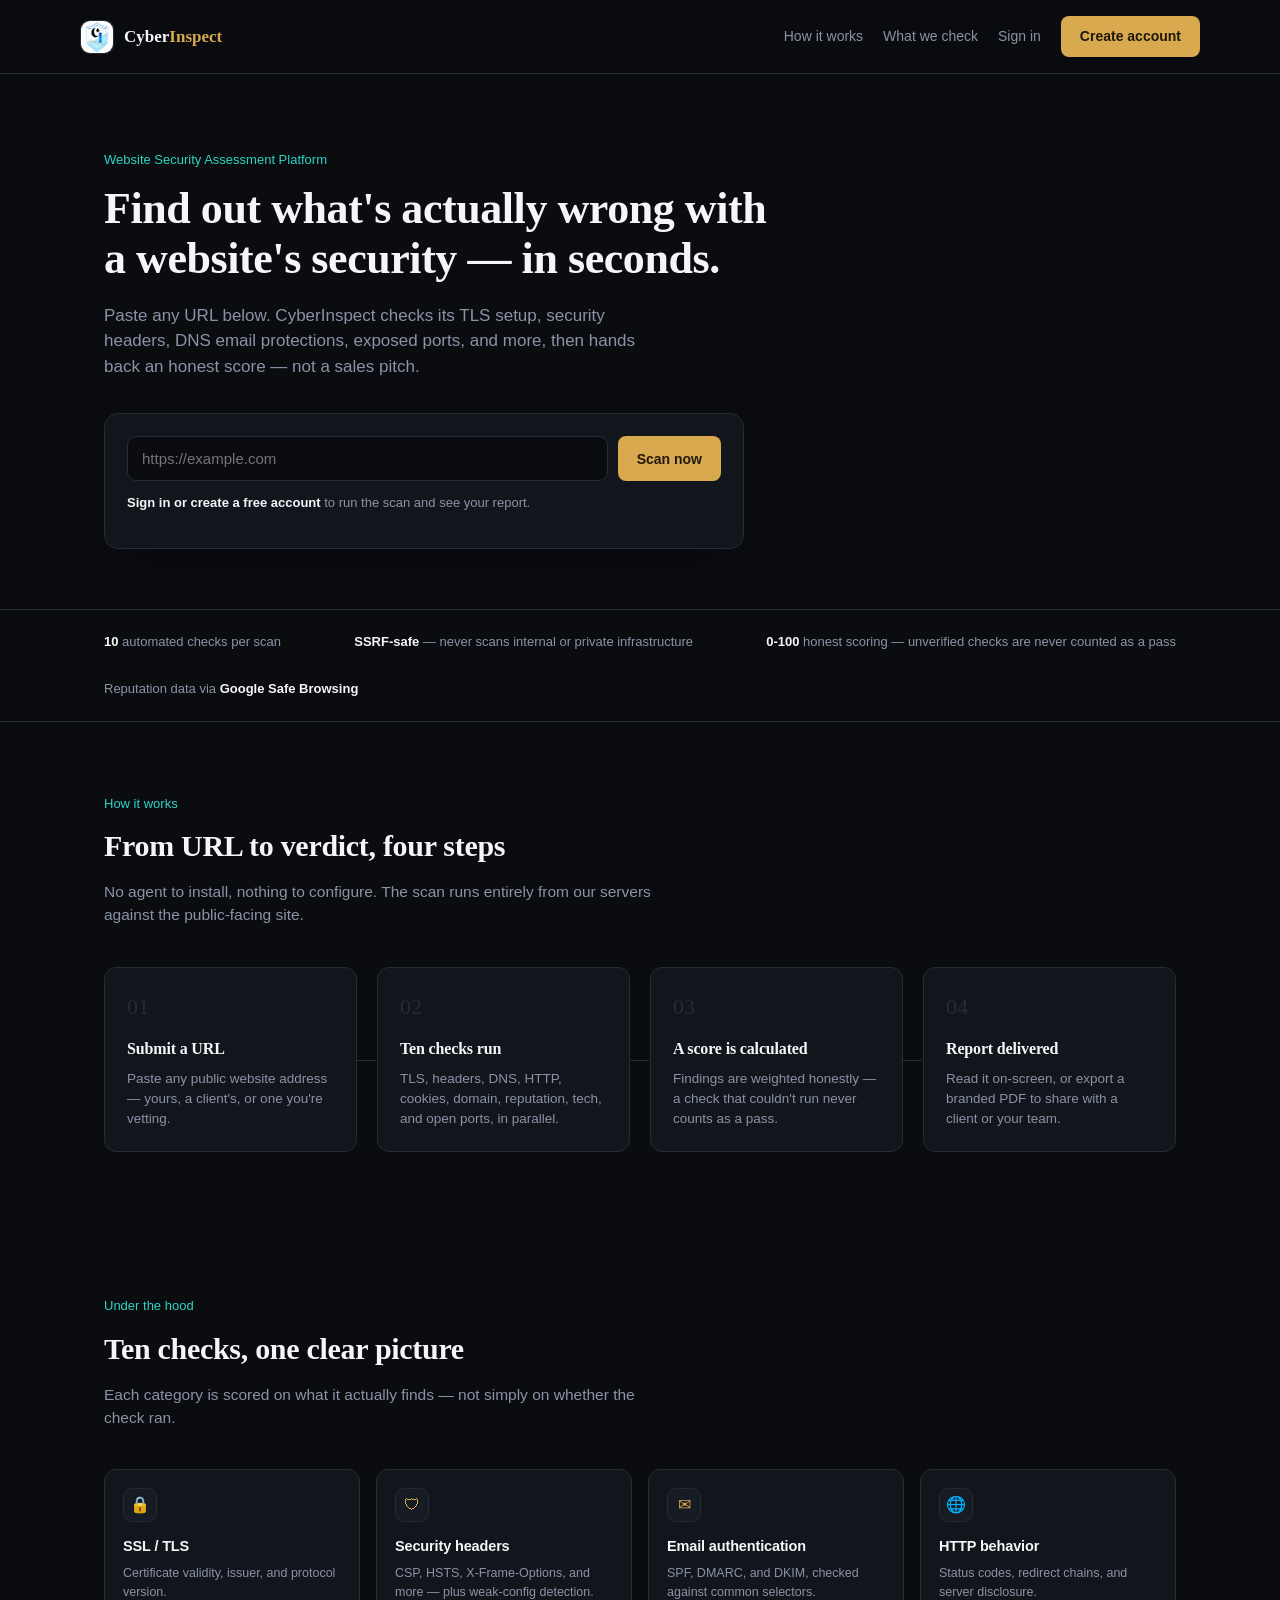
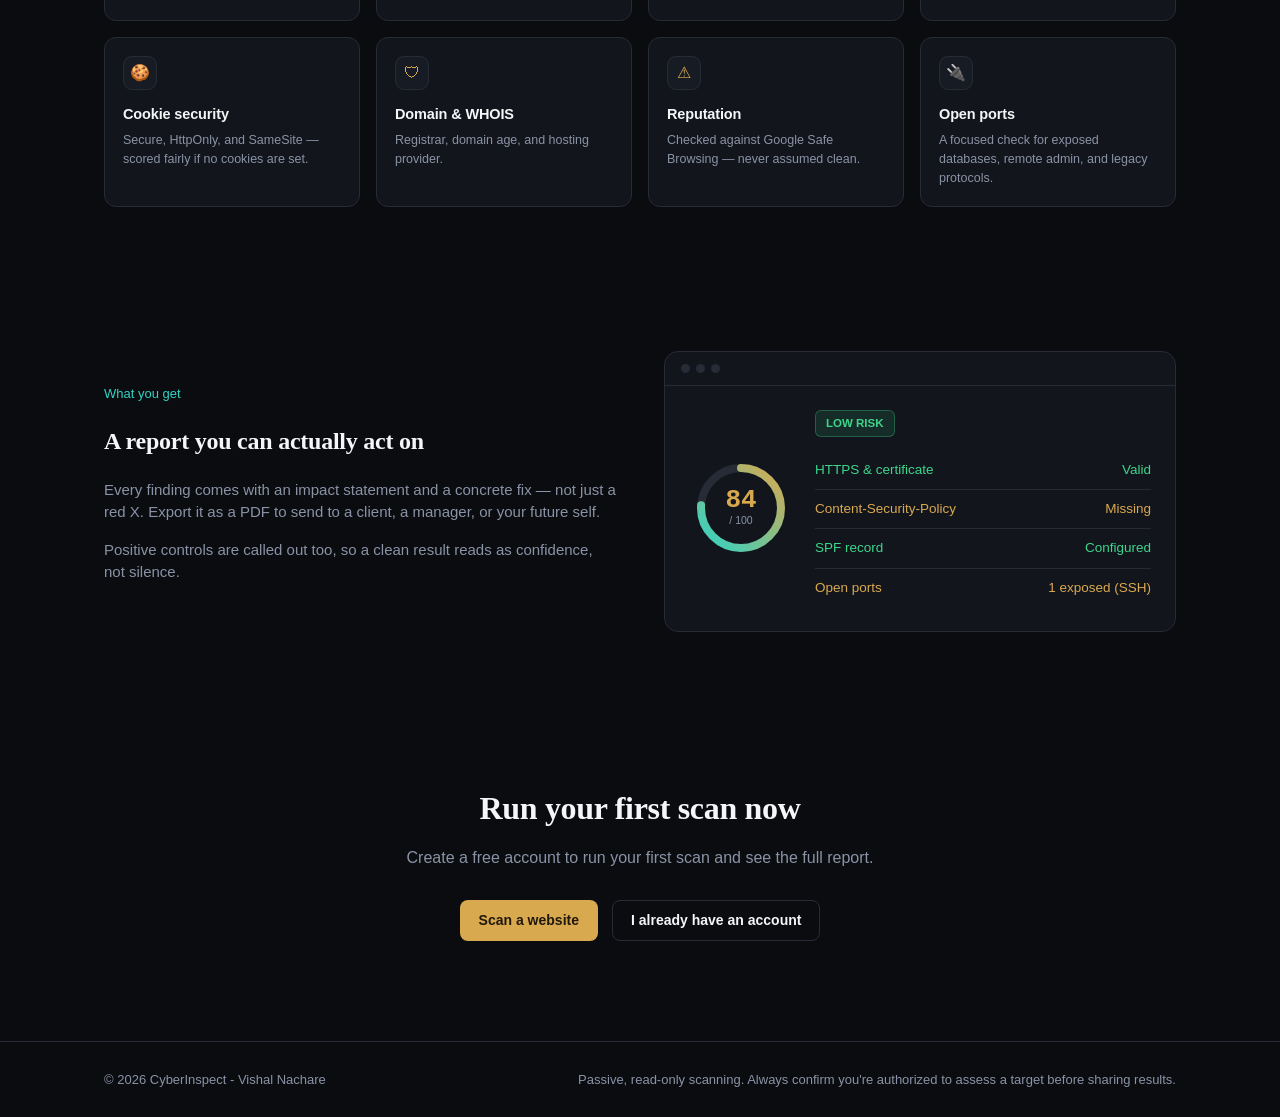
<file: index.html>
<!DOCTYPE html>
<html lang="en">
<head>
<meta charset="UTF-8">
<meta name="viewport" content="width=device-width, initial-scale=1.0">
<meta name="google-site-verification" content="07DEYTORoEY356rF5k453oyI5fTWI-88mSFVcRFZCqo" />
<script src="frontend/js/storage.js"></script>
<script>
  // Returning, already-logged-in users skip the marketing page entirely.
  if (localStorage.getItem('ci_token')) { location.replace('dashboard.html'); }
</script>
<title>CyberInspect — Website Security Assessment Platform</title>
<meta name="description" content="Run a free, non-intrusive security scan on any website — SSL/TLS, headers, DNS, reputation, cookies, open ports, and more, with a plain-English risk score.">
<link rel="canonical" href="https://cyberinspect.dpdns.org/">


<meta property="og:type" content="website">
<meta property="og:title" content="CyberInspect — Website Security Assessment Platform">
<meta property="og:description" content="Run a free, non-intrusive security scan on any website — SSL/TLS, headers, DNS, reputation, cookies, open ports, and more.">
<meta property="og:url" content="https://cyberinspect.dpdns.org/">
<meta property="og:image" content="https://cyberinspect.dpdns.org/assets/favicon/web-app-manifest-512x512.png">

<meta name="twitter:card" content="summary">
<meta name="twitter:title" content="CyberInspect — Website Security Assessment Platform">
<meta name="twitter:description" content="Run a free, non-intrusive security scan on any website and get an instant risk score.">
<meta name="twitter:image" content="https://cyberinspect.dpdns.org/assets/favicon/web-app-manifest-512x512.png">


<link rel="icon" type="image/x-icon" href="assets/favicon/favicon.ico">
<link rel="icon" type="image/png" sizes="32x32" href="assets/favicon/favicon-32x32.png">
<link rel="icon" type="image/png" sizes="16x16" href="assets/favicon/favicon-16x16.png">
<link rel="apple-touch-icon" href="assets/favicon/apple-touch-icon.png">
<link rel="manifest" href="assets/favicon/site.webmanifest">

<style>
  :root{
    --bg:#0A0C10;
    --surface:#12151C;
    --surface-2:#171B24;
    --border:#262B36;
    --gold:#D9A94F;
    --gold-light:#EBCB8A;
    --teal:#2FD4C4;
    --text:#F5F6F8;
    --muted:#8A93A6;
    --green:#3DD68C;
    --red:#E5484D;
  }
  *{box-sizing:border-box}
  html{scroll-behavior:smooth}
  body{
    margin:0;
    background:var(--bg);
    color:var(--text);
    font-family:-apple-system,BlinkMacSystemFont,"Segoe UI",Roboto,Helvetica,Arial,sans-serif;
    line-height:1.5;
  }
  .display, h1, h2, h3{
    font-family:Cambria, Georgia, "Times New Roman", serif;
    font-weight:700;
    letter-spacing:-0.01em;
  }
  .mono{ font-family:"SFMono-Regular",Consolas,"Liberation Mono",Menlo,monospace; }
  a{ color:inherit; text-decoration:none; }
  .wrap{ max-width:1120px; margin:0 auto; padding:0 24px; }

  @keyframes fadeUp{ from{ opacity:0; transform:translateY(14px); } to{ opacity:1; transform:translateY(0); } }
  @keyframes ringSpin{ from{ stroke-dashoffset:251; } to{ stroke-dashoffset:60; } }
  .reveal{ opacity:0; animation:fadeUp .6s ease forwards; }
  .reveal.d1{ animation-delay:.08s; } .reveal.d2{ animation-delay:.16s; } .reveal.d3{ animation-delay:.24s; }
  @media (prefers-reduced-motion: reduce){
    .reveal{ animation:none; opacity:1; }
    html{ scroll-behavior:auto; }
  }

  /* ---------- Header ---------- */
  header{
    position:sticky; top:0; z-index:20;
    background:rgba(10,12,16,0.85);
    backdrop-filter:blur(8px);
    border-bottom:1px solid var(--border);
  }
  .nav{ display:flex; align-items:center; justify-content:space-between; padding:16px 0; }
  .brand{ display:flex; align-items:center; gap:10px; }
  .brand-mark{
    width:34px; height:34px; border-radius:9px;
    background:linear-gradient(160deg, var(--surface-2), var(--surface));
    border:1px solid var(--border);
    display:flex; align-items:center; justify-content:center;
    color:var(--teal); font-size:16px;
  }
  .brand-name{ font-size:17px; font-weight:700; font-family:Cambria, Georgia, serif; }
  .brand-name b{ color:var(--gold); font-weight:700; }
  .nav-actions{ display:flex; align-items:center; gap:20px; }
  .nav-link{ color:var(--muted); font-size:14px; transition:color .15s ease; }
  .nav-link:hover{ color:var(--text); }
  .btn{
    display:inline-flex; align-items:center; justify-content:center;
    padding:9px 18px; border-radius:8px; font-size:14px; font-weight:600;
    border:1px solid transparent; cursor:pointer;
    transition:transform .15s ease, background .15s ease, border-color .15s ease, box-shadow .15s ease;
  }
  .btn-primary{ background:var(--gold); color:#20180a; }
  .btn-primary:hover{ background:var(--gold-light); transform:translateY(-1px); box-shadow:0 8px 20px -8px rgba(217,169,79,0.5); }
  .btn-ghost{ color:var(--text); border-color:var(--border); }
  .btn-ghost:hover{ border-color:var(--gold); transform:translateY(-1px); }
  .menu-toggle{ display:none; background:none; border:1px solid var(--border); border-radius:8px; color:var(--text); width:38px; height:38px; font-size:16px; cursor:pointer; }

  /* ---------- Hero ---------- */
  .hero{ padding:76px 0 60px; }
  .eyebrow{ color:var(--teal); font-size:13px; margin-bottom:14px; }
  .hero h1{ font-size:44px; line-height:1.15; margin:0 0 18px; max-width:680px; }
  .hero p.lede{ color:var(--muted); font-size:17px; max-width:540px; margin:0 0 34px; }

  .scan-card{
    background:var(--surface);
    border:1px solid var(--border);
    border-radius:14px;
    padding:22px;
    max-width:640px;
    box-shadow:0 20px 60px -30px rgba(0,0,0,0.7);
    transition:border-color .2s ease;
  }
  .scan-card:focus-within{ border-color:var(--teal); }
  .scan-row{ display:flex; gap:10px; }
  .scan-input{
    flex:1;
    background:var(--bg);
    border:1px solid var(--border);
    border-radius:9px;
    padding:13px 14px;
    color:var(--text);
    font-size:15px;
    transition:border-color .15s ease;
  }
  .scan-input:focus{ outline:none; border-color:var(--teal); }
  .scan-note{ color:var(--muted); font-size:13px; margin-top:12px; }
  .scan-note b{ color:var(--text); font-weight:600; }

  @keyframes spin{ to{ transform:rotate(360deg); } }

  /* ---------- Trust strip ---------- */
  .trust{ border-top:1px solid var(--border); border-bottom:1px solid var(--border); padding:22px 0; }
  .trust-row{ display:flex; flex-wrap:wrap; gap:28px; justify-content:space-between; color:var(--muted); font-size:13px; }
  .trust-row span b{ color:var(--text); }

  /* ---------- Sections ---------- */
  section{ padding:72px 0; }
  .section-head{ max-width:560px; margin:0 0 40px; }
  .section-head .eyebrow{ margin-bottom:10px; }
  .section-head h2{ font-size:30px; margin:0 0 12px; }
  .section-head p{ color:var(--muted); font-size:15.5px; margin:0; }

  /* Process (a real sequence -> numbered is justified) */
  .steps{ display:grid; grid-template-columns:repeat(4,1fr); gap:20px; }
  .step{ border:1px solid var(--border); border-radius:12px; padding:22px; background:var(--surface); position:relative; transition:border-color .2s ease, transform .2s ease; }
  .step:hover{ border-color:var(--teal); transform:translateY(-3px); }
  .step-num{ font-family:Cambria, Georgia, serif; font-size:22px; color:var(--border); margin-bottom:14px; }
  .step h3{ font-size:16px; margin:0 0 8px; }
  .step p{ color:var(--muted); font-size:13.5px; margin:0; }
  .step:not(:last-child)::after{
    content:""; position:absolute; top:50%; right:-20px; width:20px; height:1px; background:var(--border);
  }

  /* Checks grid */
  .checks{ display:grid; grid-template-columns:repeat(4,1fr); gap:16px; }
  .check{ border:1px solid var(--border); border-radius:12px; padding:18px; background:var(--surface); transition:border-color .2s ease, transform .2s ease; }
  .check:hover{ border-color:var(--gold); transform:translateY(-3px); }
  .check-icon{ width:34px; height:34px; border-radius:9px; background:var(--surface-2); border:1px solid var(--border); display:flex; align-items:center; justify-content:center; margin-bottom:14px; color:var(--gold); font-size:16px; }
  .check h3{ font-size:14.5px; margin:0 0 6px; font-family:inherit; font-weight:600; }
  .check p{ color:var(--muted); font-size:12.5px; margin:0; }

  /* Sample report */
  .report-split{ display:grid; grid-template-columns:1fr 1fr; gap:48px; align-items:center; }
  .report-copy p{ color:var(--muted); font-size:15px; }
  .report-card{
    background:var(--surface); border:1px solid var(--border); border-radius:14px; overflow:hidden;
  }
  .report-card .bar{ display:flex; gap:6px; padding:12px 16px; border-bottom:1px solid var(--border); }
  .report-card .dot{ width:9px; height:9px; border-radius:50%; background:var(--border); }
  .report-body{ padding:24px; display:flex; gap:22px; align-items:center; flex-wrap:wrap; }
  .score-ring{ position:relative; width:104px; height:104px; flex-shrink:0; }
  .score-ring svg{ transform:rotate(-90deg); }
  .score-ring .track{ fill:none; stroke:var(--border); stroke-width:8; }
  .score-ring .fill{ fill:none; stroke:url(#ringGradient); stroke-width:8; stroke-linecap:round; stroke-dasharray:251; animation:ringSpin 1.2s ease forwards; }
  .score-ring .num{ position:absolute; inset:0; display:flex; align-items:center; justify-content:center; flex-direction:column; }
  .score-num{ font-family:"SFMono-Regular",Consolas,monospace; font-size:26px; font-weight:700; color:var(--gold); line-height:1; }
  .score-den{ color:var(--muted); font-size:10.5px; }
  .report-facts{ flex:1; min-width:200px; }
  .risk-pill{ display:inline-block; margin:0 0 14px; padding:4px 10px; border-radius:6px; font-size:11.5px; font-weight:600; background:rgba(61,214,140,0.12); color:var(--green); border:1px solid rgba(61,214,140,0.3); }
  .report-line{ display:flex; justify-content:space-between; padding:9px 0; border-top:1px solid var(--border); font-size:13.5px; }
  .report-line:first-of-type{ border-top:none; }
  .ok{ color:var(--green); } .warn{ color:var(--gold); }

  /* Final CTA */
  .cta{ text-align:center; padding:80px 0 100px; }
  .cta h2{ font-size:32px; margin:0 0 14px; }
  .cta p{ color:var(--muted); margin:0 0 30px; }
  .cta-actions{ display:flex; gap:14px; justify-content:center; }

  footer{ border-top:1px solid var(--border); padding:28px 0; color:var(--muted); font-size:13px; display:flex; justify-content:space-between; flex-wrap:wrap; gap:12px; }

  @media (max-width:860px){
    .steps, .checks{ grid-template-columns:repeat(2,1fr); }
    .report-split{ grid-template-columns:1fr; }
    .hero h1{ font-size:clamp(28px,6vw,36px); }
    .step:not(:last-child)::after{ display:none; }
  }
  @media (max-width:720px){
    .nav-actions{
      position:fixed; top:66px; left:0; right:0;
      background:var(--surface); border-bottom:1px solid var(--border);
      flex-direction:column; align-items:stretch; gap:0; padding:8px 20px 16px;
      transform:translateY(-8px); opacity:0; pointer-events:none;
      transition:opacity .15s ease, transform .15s ease;
    }
    .nav-actions.open{ transform:translateY(0); opacity:1; pointer-events:auto; }
    .nav-actions .nav-link, .nav-actions .btn{ width:100%; padding:12px 0; }
    .nav-actions .btn-primary{ margin-top:8px; }
    .menu-toggle{ display:block; }
  }
  @media (max-width:520px){
    .steps, .checks{ grid-template-columns:1fr; }
    .scan-row{ flex-direction:column; }
    .trust-row{ justify-content:flex-start; }
    .cta-actions{ flex-direction:column; }
    .hero{ padding:48px 0 40px; }
    .hero p.lede{ font-size:15.5px; }
    section{ padding:52px 0; }
    .report-body{ flex-direction:column; text-align:center; }
  }
</style>
</head>
<body>

<svg width="0" height="0" style="position:absolute">
  <defs>
    <linearGradient id="ringGradient" x1="0%" y1="0%" x2="100%" y2="100%">
      <stop offset="0%" stop-color="#2FD4C4"/>
      <stop offset="100%" stop-color="#D9A94F"/>
    </linearGradient>
  </defs>
</svg>

<header>
  <div class="wrap nav">
    <div class="brand">
      <div class="brand-mark"><img src="frontend/assets/logo.jpeg" alt="CyberInspect Logo" style="width:100%;height:100%;object-fit:cover;border-radius:9px"></div>
      <div class="brand-name">Cyber<b>Inspect</b></div>
    </div>
    <button class="menu-toggle" id="menu-toggle" aria-label="Toggle menu">&#9776;</button>
    <div class="nav-actions" id="nav-actions">
      <a class="nav-link" href="#how-it-works">How it works</a>
      <a class="nav-link" href="#checks">What we check</a>
      <a class='nav-link' href='login.html'>Sign in</a>
      <a class='btn btn-primary' href='login.html?mode=register'>Create account</a>
    </div>
  </div>
</header>

<main>
  <section class="hero">
    <div class="wrap">
      <div class="eyebrow reveal">Website Security Assessment Platform</div>
      <h1 class="reveal d1">Find out what's actually wrong with a website's security — in seconds.</h1>
      <p class="lede reveal d2">Paste any URL below. CyberInspect checks its TLS setup, security headers, DNS email protections, exposed ports, and more, then hands back an honest score — not a sales pitch.</p>

      <form class="scan-card reveal d3" id="landing-scan-form">
        <div class="scan-row">
          <input class="scan-input" id="landing-scan-url" type="text" placeholder="https://example.com" required>
          <button type="submit" class="btn btn-primary">Scan now</button>
        </div>
        <p class="scan-note"><b>Sign in or create a free account</b> to run the scan and see your report.</p>
      </form>
    </div>
  </section>

  <div class="trust">
    <div class="wrap trust-row">
      <span><b>10</b> automated checks per scan</span>
      <span><b>SSRF-safe</b> — never scans internal or private infrastructure</span>
      <span><b>0-100</b> honest scoring — unverified checks are never counted as a pass</span>
      <span>Reputation data via <b>Google Safe Browsing</b></span>
    </div>
  </div>

  <section id="how-it-works">
    <div class="wrap">
      <div class="section-head">
        <div class="eyebrow">How it works</div>
        <h2>From URL to verdict, four steps</h2>
        <p>No agent to install, nothing to configure. The scan runs entirely from our servers against the public-facing site.</p>
      </div>
      <div class="steps">
        <div class="step">
          <div class="step-num">01</div>
          <h3>Submit a URL</h3>
          <p>Paste any public website address — yours, a client's, or one you're vetting.</p>
        </div>
        <div class="step">
          <div class="step-num">02</div>
          <h3>Ten checks run</h3>
          <p>TLS, headers, DNS, HTTP, cookies, domain, reputation, tech, and open ports, in parallel.</p>
        </div>
        <div class="step">
          <div class="step-num">03</div>
          <h3>A score is calculated</h3>
          <p>Findings are weighted honestly — a check that couldn't run never counts as a pass.</p>
        </div>
        <div class="step">
          <div class="step-num">04</div>
          <h3>Report delivered</h3>
          <p>Read it on-screen, or export a branded PDF to share with a client or your team.</p>
        </div>
      </div>
    </div>
  </section>

  <section id="checks">
    <div class="wrap">
      <div class="section-head">
        <div class="eyebrow">Under the hood</div>
        <h2>Ten checks, one clear picture</h2>
        <p>Each category is scored on what it actually finds — not simply on whether the check ran.</p>
      </div>
      <div class="checks">
        <div class="check"><div class="check-icon">&#128274;</div><h3>SSL / TLS</h3><p>Certificate validity, issuer, and protocol version.</p></div>
        <div class="check"><div class="check-icon">&#128737;</div><h3>Security headers</h3><p>CSP, HSTS, X-Frame-Options, and more — plus weak-config detection.</p></div>
        <div class="check"><div class="check-icon">&#9993;</div><h3>Email authentication</h3><p>SPF, DMARC, and DKIM, checked against common selectors.</p></div>
        <div class="check"><div class="check-icon">&#127760;</div><h3>HTTP behavior</h3><p>Status codes, redirect chains, and server disclosure.</p></div>
        <div class="check"><div class="check-icon">&#127850;</div><h3>Cookie security</h3><p>Secure, HttpOnly, and SameSite — scored fairly if no cookies are set.</p></div>
        <div class="check"><div class="check-icon">&#128737;</div><h3>Domain & WHOIS</h3><p>Registrar, domain age, and hosting provider.</p></div>
        <div class="check"><div class="check-icon">&#9888;</div><h3>Reputation</h3><p>Checked against Google Safe Browsing — never assumed clean.</p></div>
        <div class="check"><div class="check-icon">&#128268;</div><h3>Open ports</h3><p>A focused check for exposed databases, remote admin, and legacy protocols.</p></div>
      </div>
    </div>
  </section>

  <section>
    <div class="wrap report-split">
      <div class="report-copy">
        <div class="eyebrow">What you get</div>
        <h2>A report you can actually act on</h2>
        <p>Every finding comes with an impact statement and a concrete fix — not just a red X. Export it as a PDF to send to a client, a manager, or your future self.</p>
        <p>Positive controls are called out too, so a clean result reads as confidence, not silence.</p>
      </div>
      <div class="report-card">
        <div class="bar"><span class="dot"></span><span class="dot"></span><span class="dot"></span></div>
        <div class="report-body">
          <div class="score-ring">
            <svg width="104" height="104" viewBox="0 0 104 104">
              <circle class="track" cx="52" cy="52" r="40"></circle>
              <circle class="fill" cx="52" cy="52" r="40" pathLength="251"></circle>
            </svg>
            <div class="num">
              <span class="score-num mono">84</span>
              <span class="score-den">/ 100</span>
            </div>
          </div>
          <div class="report-facts">
            <span class="risk-pill">LOW RISK</span>
            <div class="report-line ok"><span>HTTPS &amp; certificate</span><span>Valid</span></div>
            <div class="report-line warn"><span>Content-Security-Policy</span><span>Missing</span></div>
            <div class="report-line ok"><span>SPF record</span><span>Configured</span></div>
            <div class="report-line warn"><span>Open ports</span><span>1 exposed (SSH)</span></div>
          </div>
        </div>
      </div>
    </div>
  </section>

  <section class="cta">
    <div class="wrap">
      <h2>Run your first scan now</h2>
      <p>Create a free account to run your first scan and see the full report.</p>
      <div class="cta-actions">
        <a class="btn btn-primary" href="#" onclick="document.getElementById('landing-scan-url').focus();document.querySelector('.hero').scrollIntoView({behavior:'smooth'});return false;">Scan a website</a>
        <a class='btn btn-ghost' href='login.html'>I already have an account</a>
      </div>
    </div>
  </section>
</main>

<footer>
  <div class="wrap" style="display:flex;justify-content:space-between;width:100%;flex-wrap:wrap;gap:12px;">
    <span>&copy; <span id="year"></span> CyberInspect - Vishal Nachare</span>
    <span>Passive, read-only scanning. Always confirm you're authorized to assess a target before sharing results.</span>
  </div>
</footer>

<script src="backend/api/api.js"></script>
<script>
  document.getElementById('year').textContent = new Date().getFullYear();

  var menuToggle = document.getElementById('menu-toggle');
  var navActions = document.getElementById('nav-actions');
  menuToggle.addEventListener('click', function(){
    navActions.classList.toggle('open');
  });
  navActions.querySelectorAll('a').forEach(function(link){
    link.addEventListener('click', function(){ navActions.classList.remove('open'); });
  });

  document.getElementById('landing-scan-form').addEventListener('submit', function(e){
    e.preventDefault();
    var url = document.getElementById('landing-scan-url').value.trim();
    if(!url) return;
    // No inline guest scan anymore — go straight to the dashboard.
    // If they're already signed in, initAuthedPage lets them through and
    // the URL is prefilled in the quick-scan box. If not, they see the
    // blurred dashboard preview with a sign-in / create-account prompt.
    location.href = 'dashboard.html?url=' + encodeURIComponent(url);
  });
</script>

</body>
</html>
</file>
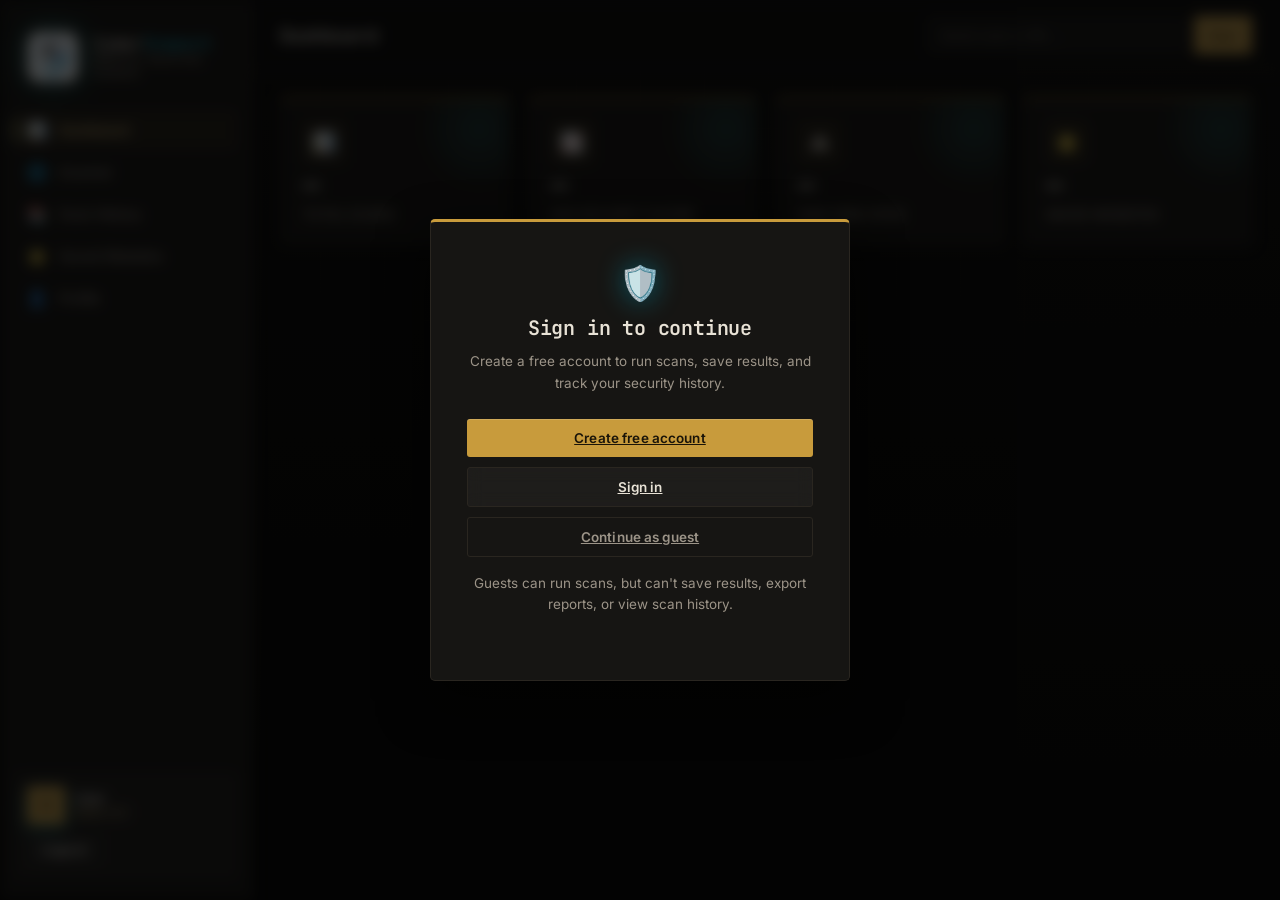
<file: dashboard.html>
<!DOCTYPE html>
<html lang="en">
<head>
<meta charset="UTF-8">
<meta name="viewport" content="width=device-width, initial-scale=1.0">

<title>Dashboard – CyberInspect</title>

<link rel="icon" type="image/x-icon" href="assets/favicon/favicon.ico">
<link rel="icon" type="image/png" sizes="32x32" href="assets/favicon/favicon-32x32.png">
<link rel="icon" type="image/png" sizes="16x16" href="assets/favicon/favicon-16x16.png">
<link rel="apple-touch-icon" href="assets/favicon/apple-touch-icon.png">
<link rel="manifest" href="assets/favicon/site.webmanifest">

<link rel="stylesheet" href="assets/css/variables.css">
<link rel="stylesheet" href="assets/css/animations.css">
<link rel="stylesheet" href="assets/css/common.css">
<link rel="stylesheet" href="frontend/login/login.css">
<link rel="stylesheet" href="styles.css">

<link href="https://fonts.googleapis.com/css2?family=Space+Grotesk:wght@500;600;700&family=Inter:wght@400;500;600;700;800&family=JetBrains+Mono:wght@400;500&display=swap" rel="stylesheet">
</head>
<body>

<body>

<div id="app" class="app">

  <aside class="sidebar">

    <div class="sidebar-brand">

      <img src="frontend/assets/logo.jpeg"
           class="sidebar-logo"
           alt="CyberInspect Logo">

      <div class="brand-text">
        <div class="brand-title">
          Cyber<b>Inspect</b>
        </div>

        <div class="brand-subtitle">
          Website Security Scanner
        </div>
      </div>

    </div>

    <nav class="sidebar-nav">
      <a class="nav-item active" href="dashboard.html"><span>📊</span> Dashboard</a>
      <a class="nav-item" href="scanner.html"><span>🌐</span> Scanner</a>
      <a class="nav-item" href="history.html"><span>📚</span> Scan History</a>
      <a class="nav-item" href="saved.html"><span>⭐</span> Saved Websites</a>
      <a class="nav-item" href="profile.html"><span>👤</span> Profile</a>
      <a class="nav-item admin-only" href="admin.html" style="display:none"><span>⚙️</span> Admin</a>
    </nav>

    <div class="sidebar-footer">
      <div class="user-mini">
        <div class="avatar" id="user-avatar">U</div>
        <div>
          <div class="user-mini-name" id="user-mini-name">User</div>
          <div class="user-mini-role" id="user-mini-role">Analyst</div>
        </div>
      </div>

      <button class="btn btn-ghost btn-sm" onclick="logout()">Logout</button>
    </div>

  </aside>

  <main class="main">

    <header class="topbar">
      <h2>Dashboard</h2>

      <div class="topbar-actions">
        <div class="search-mini">
          <input
            type="text"
            id="quick-scan-url"
            placeholder="Quick scan a URL…"
            onkeydown="if(event.key==='Enter')quickScan()">

          <button class="btn btn-primary btn-sm" onclick="quickScan()">
            Scan
          </button>
        </div>
      </div>

    </header>

    <div class="content" id="content"></div>

  </main>

</div>
<div id="report-modal" class="modal hidden">
  <div class="modal-content report-content">
    <button class="modal-close" onclick="closeReport()">✕</button>
    <div id="report-body"></div>
  </div>
</div>
<script src="frontend/js/storage.js"></script>
<script src="backend/utils/utils.js"></script>
<script src="backend/api/api.js"></script>
<script src="backend/auth/auth.js"></script>
<script src="frontend/scanner/scanner.js"></script>
<script src="frontend/reports/reports.js"></script>
<script src="frontend/js/page-init.js"></script>
<script src="frontend/dashboard/dashboard.js"></script>
<script>
  (function(){
    var u = new URLSearchParams(location.search).get('url');
    if(u) document.getElementById('quick-scan-url').value = u;
  })();
  initAuthedPage('dashboard', renderDashboard);
</script>
</body>
</html>
</file>
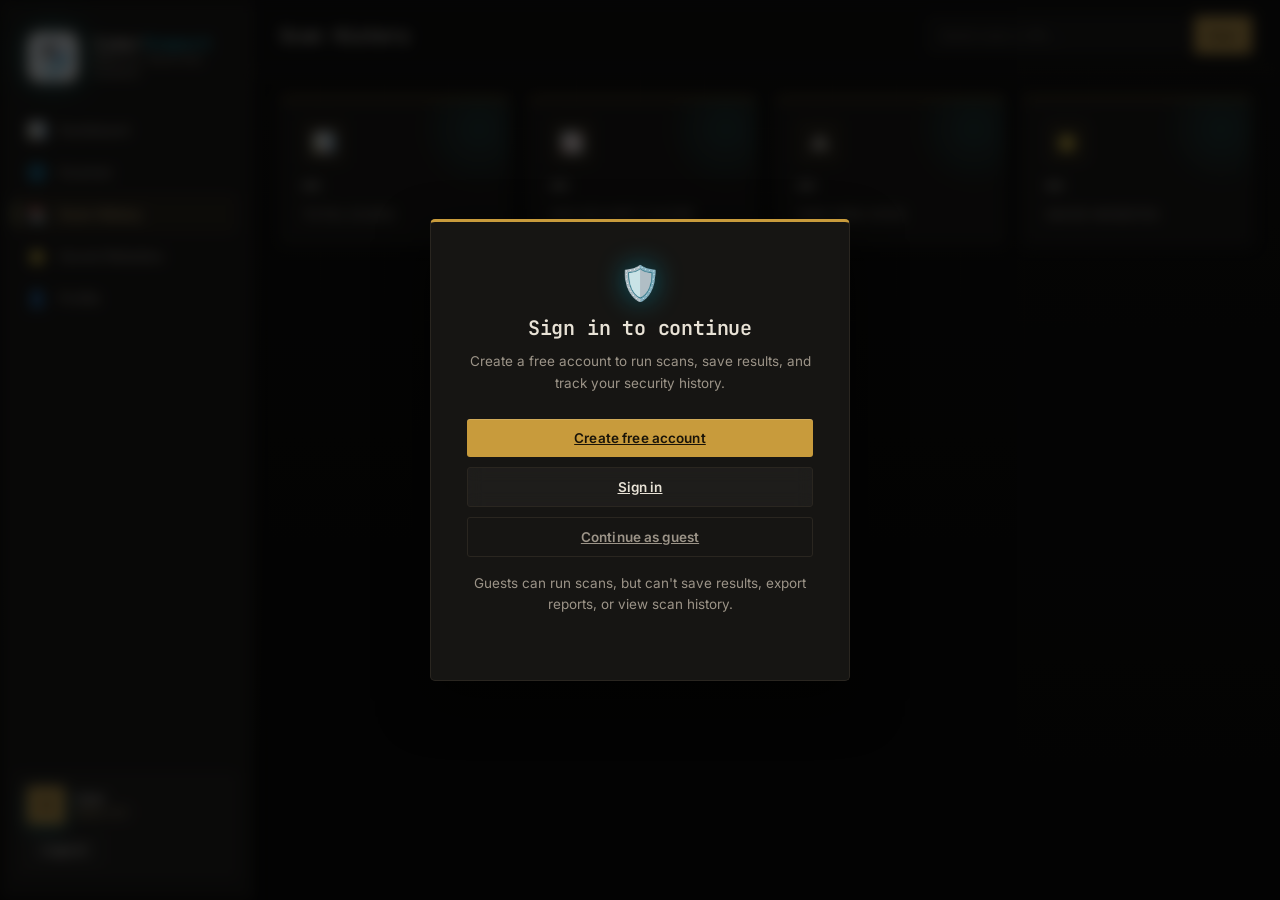
<file: history.html>
<!DOCTYPE html>
<html lang="en">
<head>
<meta charset="UTF-8">
<meta name="viewport" content="width=device-width, initial-scale=1.0">

<title>Scan History – CyberInspect</title>

<link rel="icon" type="image/x-icon" href="assets/favicon/favicon.ico">
<link rel="icon" type="image/png" sizes="32x32" href="assets/favicon/favicon-32x32.png">
<link rel="icon" type="image/png" sizes="16x16" href="assets/favicon/favicon-16x16.png">
<link rel="apple-touch-icon" href="assets/favicon/apple-touch-icon.png">
<link rel="manifest" href="assets/favicon/site.webmanifest">

<link rel="stylesheet" href="assets/css/variables.css">
<link rel="stylesheet" href="assets/css/animations.css">
<link rel="stylesheet" href="assets/css/common.css">
<link rel="stylesheet" href="frontend/login/login.css">
<link rel="stylesheet" href="styles.css">

<link href="https://fonts.googleapis.com/css2?family=Space+Grotesk:wght@500;600;700&family=Inter:wght@400;500;600;700;800&family=JetBrains+Mono:wght@400;500&display=swap" rel="stylesheet">
</head>
<body>

<div id="app" class="app">
  <aside class="sidebar">
    <div class="sidebar-brand">

    <img src="frontend/assets/logo.jpeg"
         class="sidebar-logo"
         alt="CyberInspect Logo">

    <div class="brand-text">

        <div class="brand-title">
            Cyber<b>Inspect</b>
        </div>

        <div class="brand-subtitle">
            Website Security Scanner
        </div>

    </div>

</div>
    <nav class="sidebar-nav">
      <a class="nav-item " href="dashboard.html"><span>📊</span> Dashboard</a>
      <a class="nav-item " href="scanner.html"><span>🌐</span> Scanner</a>
      <a class="nav-item active" href="history.html"><span>📚</span> Scan History</a>
      <a class="nav-item " href="saved.html"><span>⭐</span> Saved Websites</a>
      <a class="nav-item " href="profile.html"><span>👤</span> Profile</a>
      <a class="nav-item admin-only " href="admin.html" style="display:none"><span>⚙️</span> Admin</a>
    </nav>
    <div class="sidebar-footer">
      <div class="user-mini">
        <div class="avatar" id="user-avatar">U</div>
        <div>
          <div class="user-mini-name" id="user-mini-name">User</div>
          <div class="user-mini-role" id="user-mini-role">Analyst</div>
        </div>
      </div>
      <button class="btn btn-ghost btn-sm" onclick="logout()">Logout</button>
    </div>
  </aside>

  <main class="main">
    <header class="topbar">
      <h2>Scan History</h2>
      <div class="topbar-actions">
        <div class="search-mini">
          <input type="text" id="quick-scan-url" placeholder="Quick scan a URL…" onkeydown="if(event.key==='Enter')quickScan()">
          <button class="btn btn-primary btn-sm" onclick="quickScan()">Scan</button>
        </div>
      </div>
    </header>
    <div class="content" id="content"></div>
  </main>
</div>

<div id="report-modal" class="modal hidden">
  <div class="modal-content report-content">
    <button class="modal-close" onclick="closeReport()">✕</button>
    <div id="report-body"></div>
  </div>
</div>

<script src="frontend/js/storage.js"></script>
<script src="backend/utils/utils.js"></script>
<script src="backend/api/api.js"></script>
<script src="backend/auth/auth.js"></script>
<script src="frontend/scanner/scanner.js"></script>
<script src="frontend/reports/reports.js"></script>
<script src="frontend/js/page-init.js"></script>
<script src="frontend/history/history.js"></script>
<script>initAuthedPage('history', renderHistory);</script>
</body>
</html>
</file>
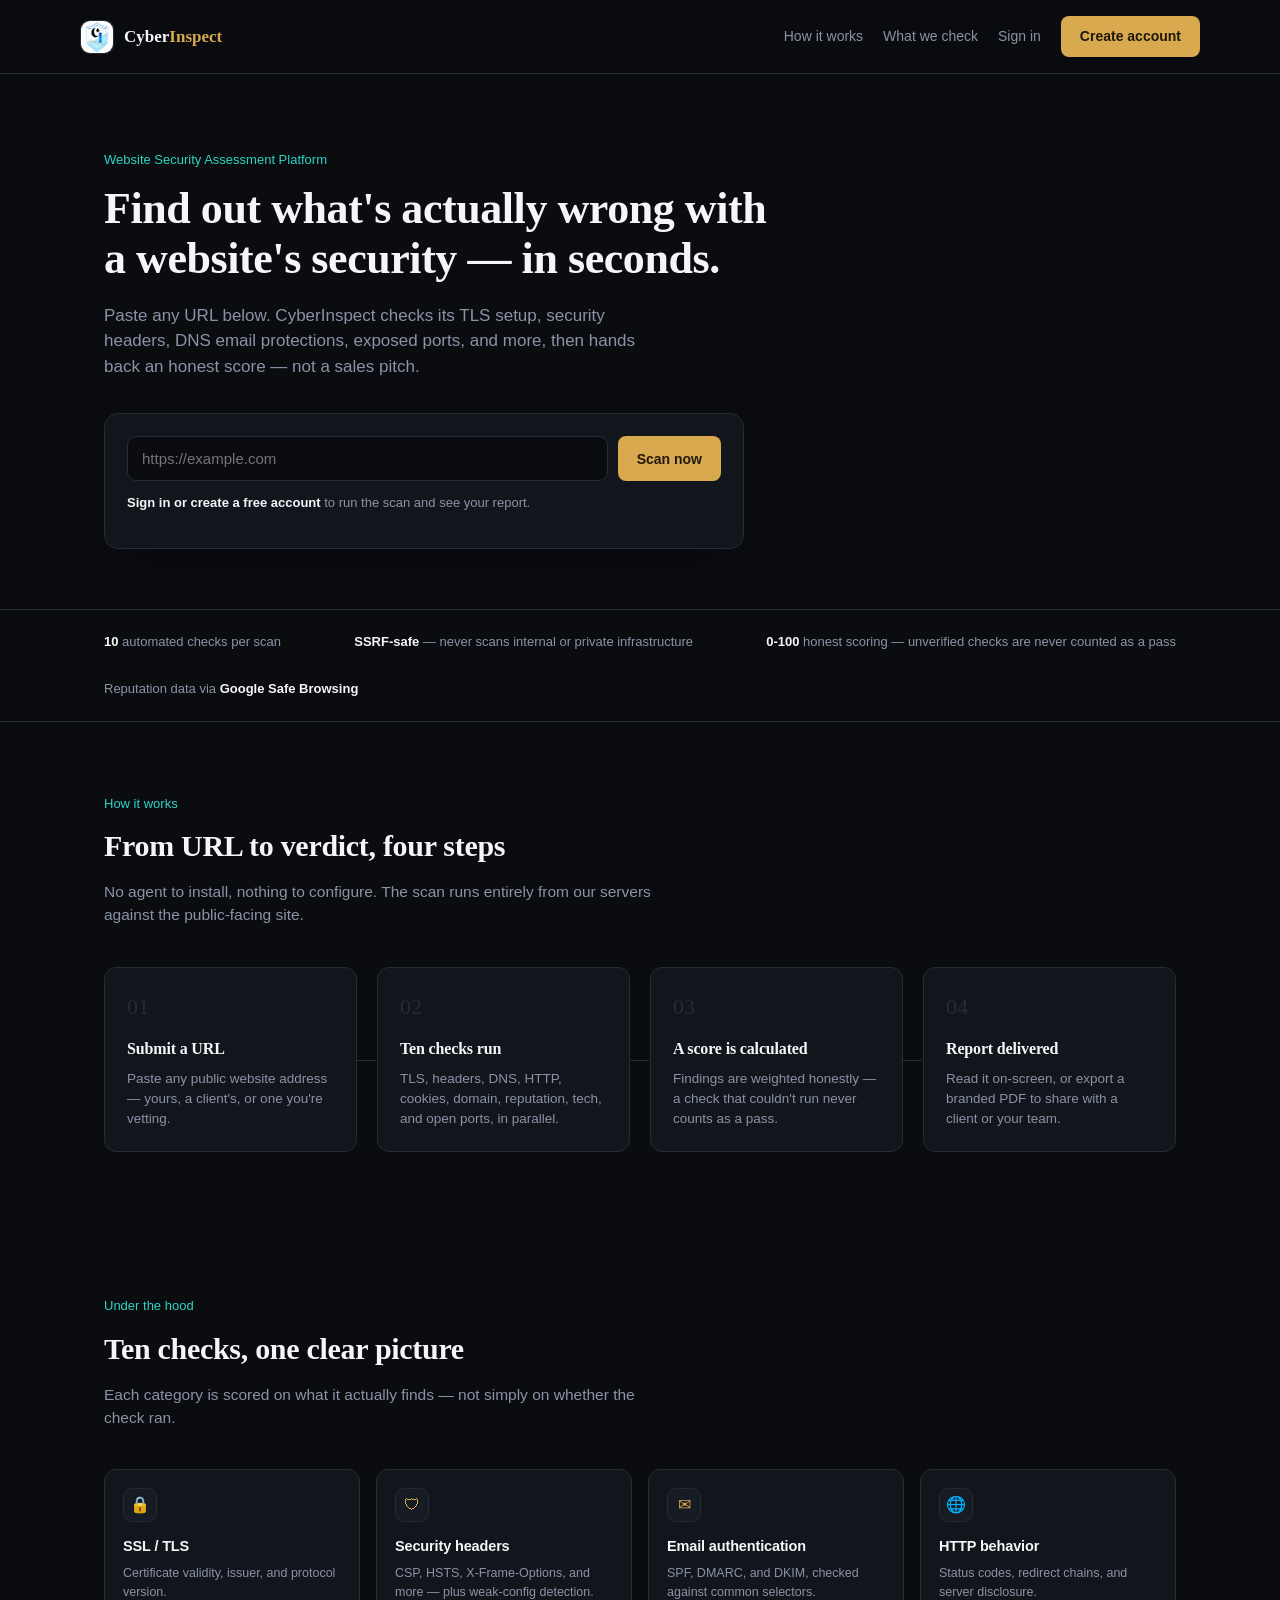
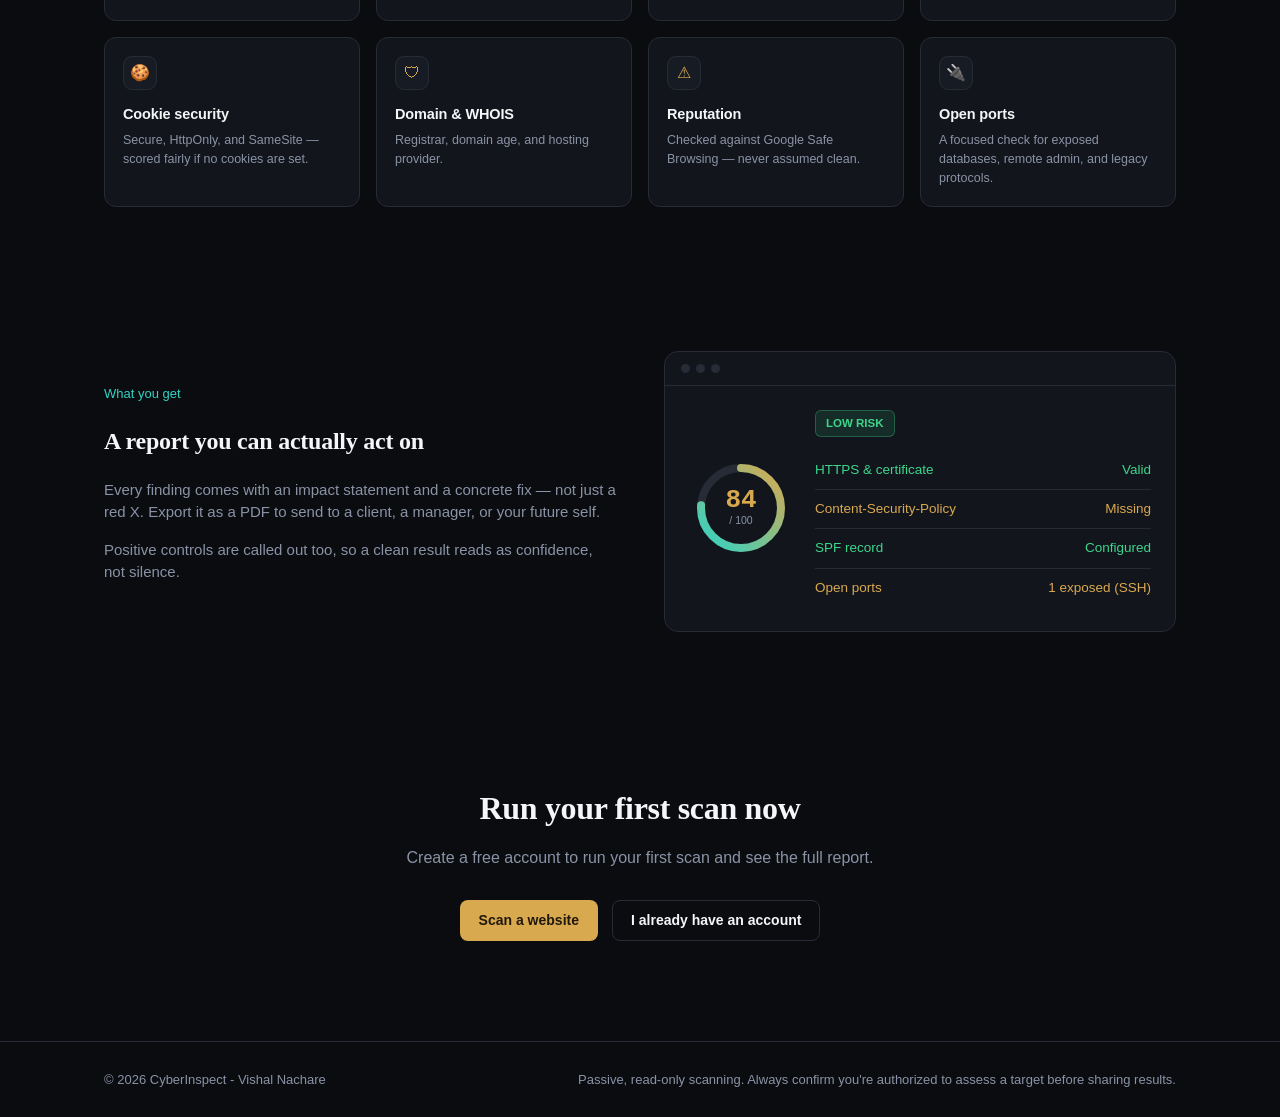
<file: landing.html>
<!DOCTYPE html>
<html lang="en">
<head>
<meta charset="UTF-8">
<title>CyberInspect</title>
<link rel="canonical" href="https://cyberinspect.dpdns.org/">
<meta http-equiv="refresh" content="0; url=/">
<script>location.replace('/');</script>
</head>
<body>Redirecting to <a href="/">cyberinspect.dpdns.org</a>…</body>
</html>
</file>
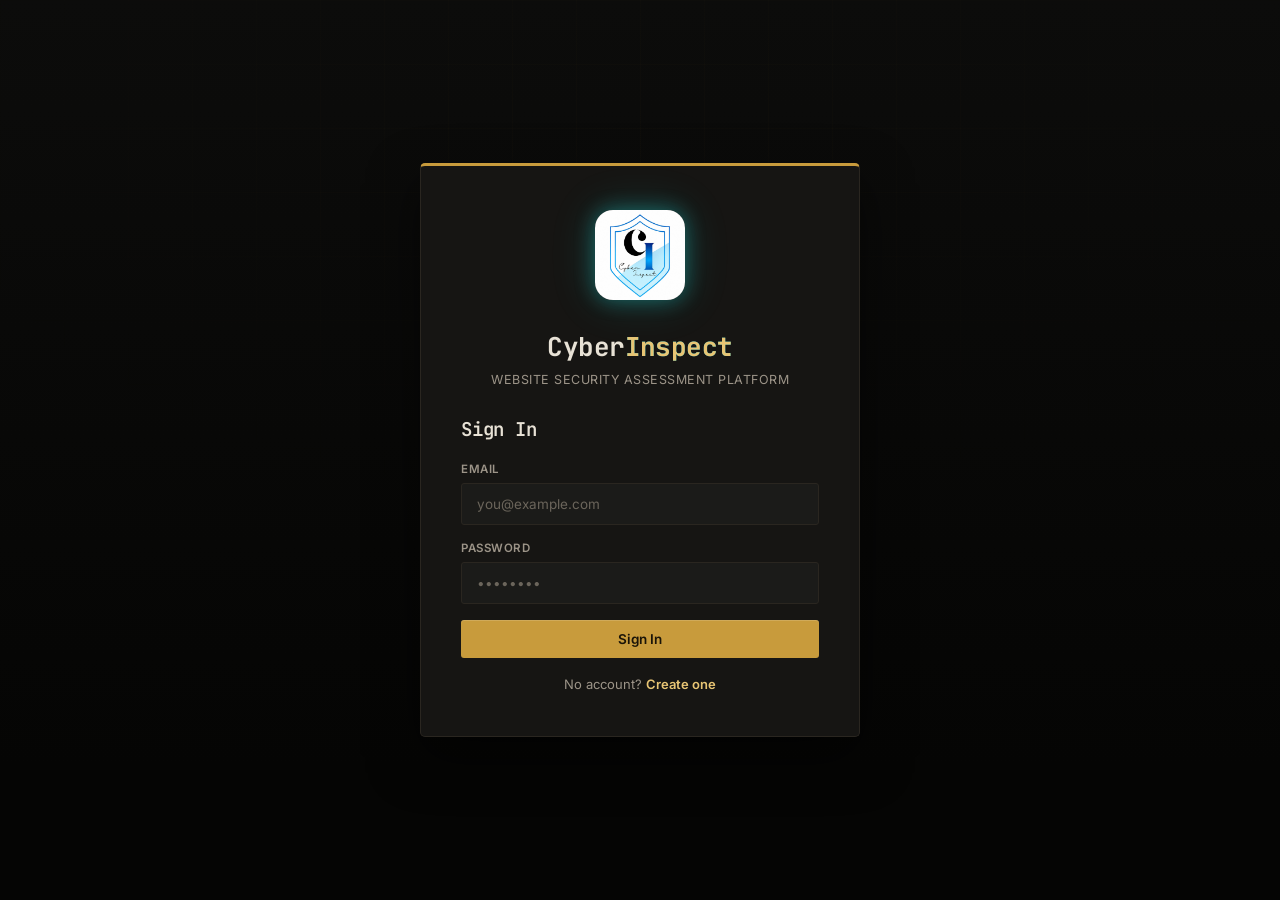
<file: login.html>
<!DOCTYPE html>
<html lang="en">
<head>
<meta charset="UTF-8">
<meta name="viewport" content="width=device-width, initial-scale=1.0">

<title>Sign In – CyberInspect</title>

<link rel="icon" type="image/x-icon" href="assets/favicon/favicon.ico">
<link rel="icon" type="image/png" sizes="32x32" href="assets/favicon/favicon-32x32.png">
<link rel="icon" type="image/png" sizes="16x16" href="assets/favicon/favicon-16x16.png">
<link rel="apple-touch-icon" href="assets/favicon/apple-touch-icon.png">
<link rel="manifest" href="assets/favicon/site.webmanifest">

<link rel="stylesheet" href="assets/css/variables.css">
<link rel="stylesheet" href="assets/css/animations.css">
<link rel="stylesheet" href="assets/css/common.css">
<link rel="stylesheet" href="frontend/login/login.css">
<link rel="stylesheet" href="styles.css">

<link href="https://fonts.googleapis.com/css2?family=Space+Grotesk:wght@500;600;700&family=Inter:wght@400;500;600;700;800&family=JetBrains+Mono:wght@400;500&display=swap" rel="stylesheet">
</head>
<body>

<div id="auth-screen" class="auth-screen">
  <div class="auth-card">
    <div class="auth-brand">

    <img src="frontend/assets/logo.jpeg"
         class="logo-img"
         alt="CyberInspect Logo">

    <h1>Cyber<span>Inspect</span></h1>

    <p>Website Security Assessment Platform</p>

</div>
    <form id="login-form" class="auth-form active">
      <h2>Sign In</h2>
      <div class="input-group">
        <label>Email</label>
        <input type="email" id="login-email" placeholder="you@example.com" required>
      </div>
      <div class="input-group">
        <label>Password</label>
        <input type="password" id="login-password" placeholder="••••••••" required>
      </div>
      <button type="submit" class="btn btn-primary btn-full">Sign In</button>
      <p class="auth-switch">No account? <a onclick="showRegister()">Create one</a></p>
    
    </form>

    <form id="register-form" class="auth-form">
      <h2>Create Account</h2>
      <div class="input-group">
        <label>Full Name</label>
        <input type="text" id="reg-name" placeholder="Username" required>
      </div>
      <div class="input-group">
        <label>Email</label>
        <input type="email" id="reg-email" placeholder="you@example.com" required>
      </div>
      <div class="input-group">
        <label>Password</label>
        <input type="password" id="reg-password" placeholder="Min. 8 characters" required>
      </div>
      <button type="submit" class="btn btn-primary btn-full">Create Account</button>
      <p class="auth-switch">Have an account? <a onclick="showLogin()">Sign in</a></p>
    </form>
  </div>
</div>

<script src="frontend/js/storage.js"></script>
<script src="backend/utils/utils.js"></script>
<script src="backend/api/api.js"></script>
<script src="backend/auth/auth.js"></script>
<script src="frontend/login/login.js"></script>
<script>
  if (new URLSearchParams(location.search).get('mode') === 'register') {
    showRegister();
  }
</script>
</body>
</html>
</file>
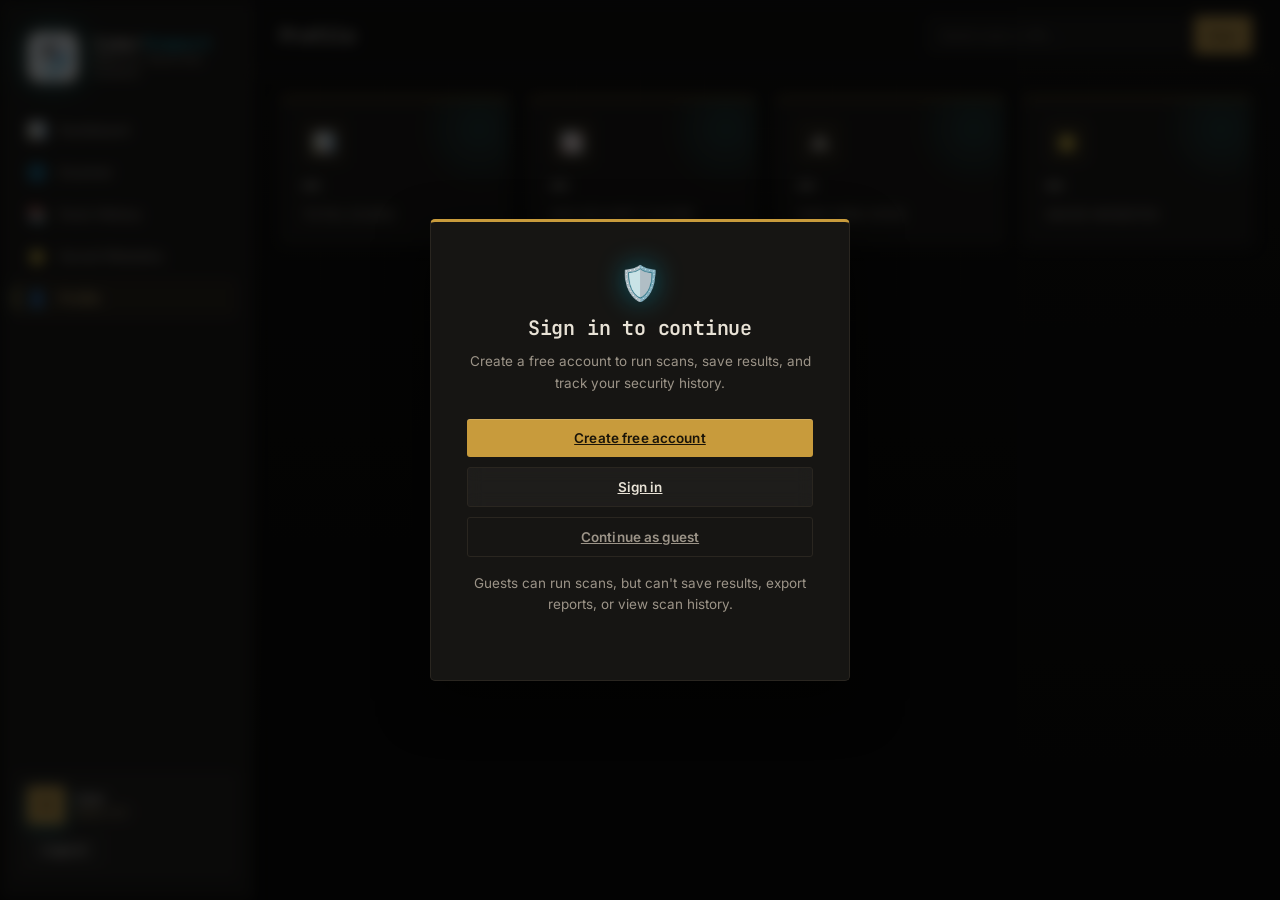
<file: profile.html>
<!DOCTYPE html>
<html lang="en">
<head>
<meta charset="UTF-8">
<meta name="viewport" content="width=device-width, initial-scale=1.0">

<title>Profile – CyberInspect</title>

<link rel="icon" type="image/x-icon" href="assets/favicon/favicon.ico">
<link rel="icon" type="image/png" sizes="32x32" href="assets/favicon/favicon-32x32.png">
<link rel="icon" type="image/png" sizes="16x16" href="assets/favicon/favicon-16x16.png">
<link rel="apple-touch-icon" href="assets/favicon/apple-touch-icon.png">
<link rel="manifest" href="assets/favicon/site.webmanifest">

<link rel="stylesheet" href="assets/css/variables.css">
<link rel="stylesheet" href="assets/css/animations.css">
<link rel="stylesheet" href="assets/css/common.css">
<link rel="stylesheet" href="frontend/login/login.css">
<link rel="stylesheet" href="styles.css">

<link href="https://fonts.googleapis.com/css2?family=Space+Grotesk:wght@500;600;700&family=Inter:wght@400;500;600;700;800&family=JetBrains+Mono:wght@400;500&display=swap" rel="stylesheet">
</head>
<body>

<div id="app" class="app">
  <aside class="sidebar">
    <div class="sidebar-brand">

    <img src="frontend/assets/logo.jpeg"
         class="sidebar-logo"
         alt="CyberInspect Logo">

    <div class="brand-text">

        <div class="brand-title">
            Cyber<b>Inspect</b>
        </div>

        <div class="brand-subtitle">
            Website Security Scanner
        </div>

    </div>

</div>
    <nav class="sidebar-nav">
      <a class="nav-item " href="dashboard.html"><span>📊</span> Dashboard</a>
      <a class="nav-item " href="scanner.html"><span>🌐</span> Scanner</a>
      <a class="nav-item " href="history.html"><span>📚</span> Scan History</a>
      <a class="nav-item " href="saved.html"><span>⭐</span> Saved Websites</a>
      <a class="nav-item active" href="profile.html"><span>👤</span> Profile</a>
      <a class="nav-item admin-only " href="admin.html" style="display:none"><span>⚙️</span> Admin</a>
    </nav>
    <div class="sidebar-footer">
      <div class="user-mini">
        <div class="avatar" id="user-avatar">U</div>
        <div>
          <div class="user-mini-name" id="user-mini-name">User</div>
          <div class="user-mini-role" id="user-mini-role">Analyst</div>
        </div>
      </div>
      <button class="btn btn-ghost btn-sm" onclick="logout()">Logout</button>
    </div>
  </aside>

  <main class="main">
    <header class="topbar">
      <h2>Profile</h2>
      <div class="topbar-actions">
        <div class="search-mini">
          <input type="text" id="quick-scan-url" placeholder="Quick scan a URL…" onkeydown="if(event.key==='Enter')quickScan()">
          <button class="btn btn-primary btn-sm" onclick="quickScan()">Scan</button>
        </div>
      </div>
    </header>
    <div class="content" id="content"></div>
  </main>
</div>

<div id="report-modal" class="modal hidden">
  <div class="modal-content report-content">
    <button class="modal-close" onclick="closeReport()">✕</button>
    <div id="report-body"></div>
  </div>
</div>

<script src="frontend/js/storage.js"></script>
<script src="backend/utils/utils.js"></script>
<script src="backend/api/api.js"></script>
<script src="backend/auth/auth.js"></script>
<script src="frontend/scanner/scanner.js"></script>
<script src="frontend/reports/reports.js"></script>
<script src="frontend/js/page-init.js"></script>
<script src="frontend/profile/profile.js"></script>
<script>initAuthedPage('profile', renderProfile);</script>
</body>
</html>
</file>
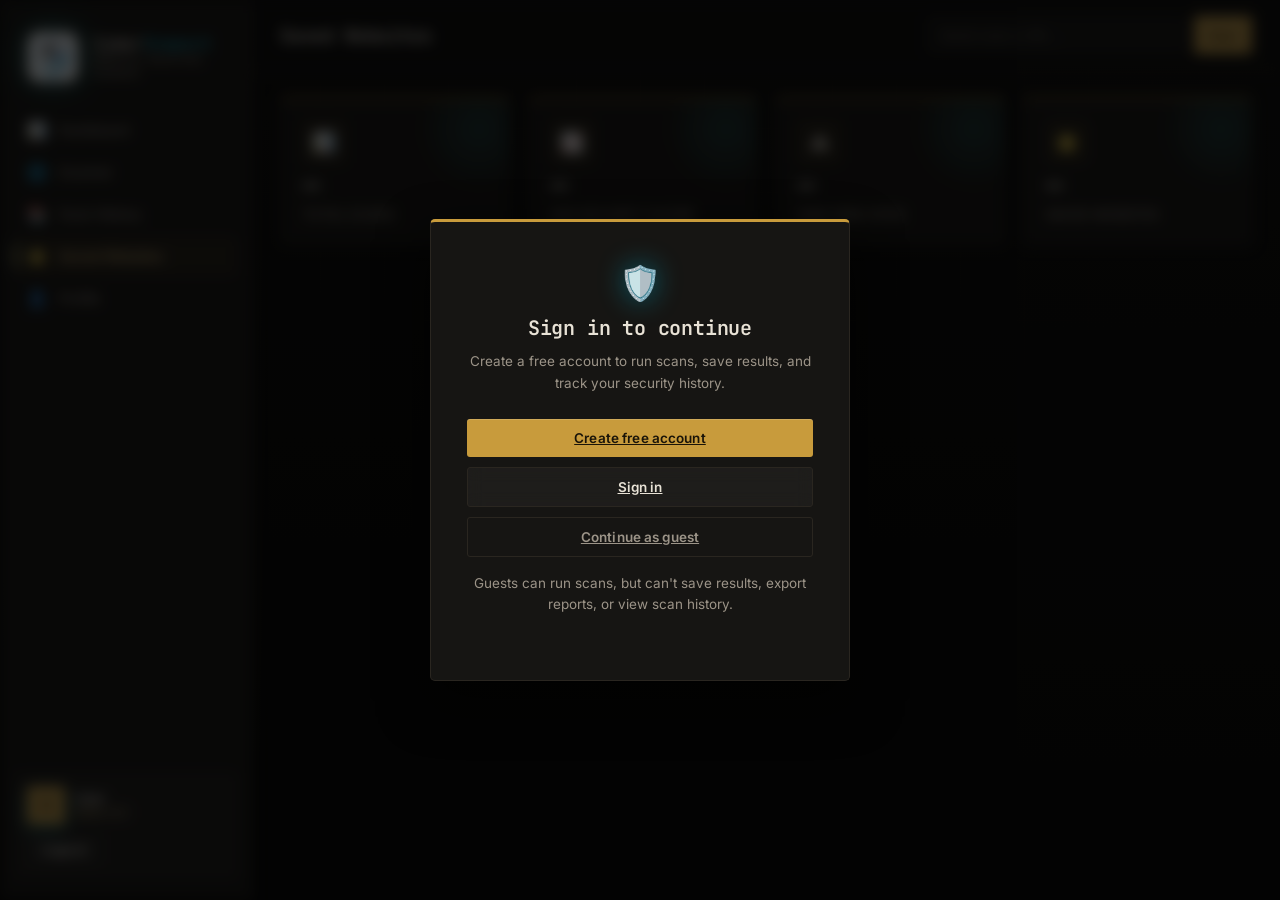
<file: saved.html>
<!DOCTYPE html>
<html lang="en">
<head>
<meta charset="UTF-8">
<meta name="viewport" content="width=device-width, initial-scale=1.0">

<title>Saved Websites – CyberInspect</title>

<link rel="icon" type="image/x-icon" href="assets/favicon/favicon.ico">
<link rel="icon" type="image/png" sizes="32x32" href="assets/favicon/favicon-32x32.png">
<link rel="icon" type="image/png" sizes="16x16" href="assets/favicon/favicon-16x16.png">
<link rel="apple-touch-icon" href="assets/favicon/apple-touch-icon.png">
<link rel="manifest" href="assets/favicon/site.webmanifest">

<link rel="stylesheet" href="assets/css/variables.css">
<link rel="stylesheet" href="assets/css/animations.css">
<link rel="stylesheet" href="assets/css/common.css">
<link rel="stylesheet" href="frontend/login/login.css">
<link rel="stylesheet" href="styles.css">

<link href="https://fonts.googleapis.com/css2?family=Space+Grotesk:wght@500;600;700&family=Inter:wght@400;500;600;700;800&family=JetBrains+Mono:wght@400;500&display=swap" rel="stylesheet">
</head>
<body>

<div id="app" class="app">
  <aside class="sidebar">
    <div class="sidebar-brand">

    <img src="frontend/assets/logo.jpeg"
         class="sidebar-logo"
         alt="CyberInspect Logo">

    <div class="brand-text">

        <div class="brand-title">
            Cyber<b>Inspect</b>
        </div>

        <div class="brand-subtitle">
            Website Security Scanner
        </div>

    </div>

</div>
    <nav class="sidebar-nav">
      <a class="nav-item " href="dashboard.html"><span>📊</span> Dashboard</a>
      <a class="nav-item " href="scanner.html"><span>🌐</span> Scanner</a>
      <a class="nav-item " href="history.html"><span>📚</span> Scan History</a>
      <a class="nav-item active" href="saved.html"><span>⭐</span> Saved Websites</a>
      <a class="nav-item " href="profile.html"><span>👤</span> Profile</a>
      <a class="nav-item admin-only " href="admin.html" style="display:none"><span>⚙️</span> Admin</a>
    </nav>
    <div class="sidebar-footer">
      <div class="user-mini">
        <div class="avatar" id="user-avatar">U</div>
        <div>
          <div class="user-mini-name" id="user-mini-name">User</div>
          <div class="user-mini-role" id="user-mini-role">Analyst</div>
        </div>
      </div>
      <button class="btn btn-ghost btn-sm" onclick="logout()">Logout</button>
    </div>
  </aside>

  <main class="main">
    <header class="topbar">
      <h2>Saved Websites</h2>
      <div class="topbar-actions">
        <div class="search-mini">
          <input type="text" id="quick-scan-url" placeholder="Quick scan a URL…" onkeydown="if(event.key==='Enter')quickScan()">
          <button class="btn btn-primary btn-sm" onclick="quickScan()">Scan</button>
        </div>
      </div>
    </header>
    <div class="content" id="content"></div>
  </main>
</div>

<div id="report-modal" class="modal hidden">
  <div class="modal-content report-content">
    <button class="modal-close" onclick="closeReport()">✕</button>
    <div id="report-body"></div>
  </div>
</div>

<script src="frontend/js/storage.js"></script>
<script src="backend/utils/utils.js"></script>
<script src="backend/api/api.js"></script>
<script src="backend/auth/auth.js"></script>
<script src="frontend/scanner/scanner.js"></script>
<script src="frontend/reports/reports.js"></script>
<script src="frontend/js/page-init.js"></script>
<script src="frontend/profile/profile.js"></script>
<script>initAuthedPage('saved', renderSaved);</script>
</body>
</html>
</file>
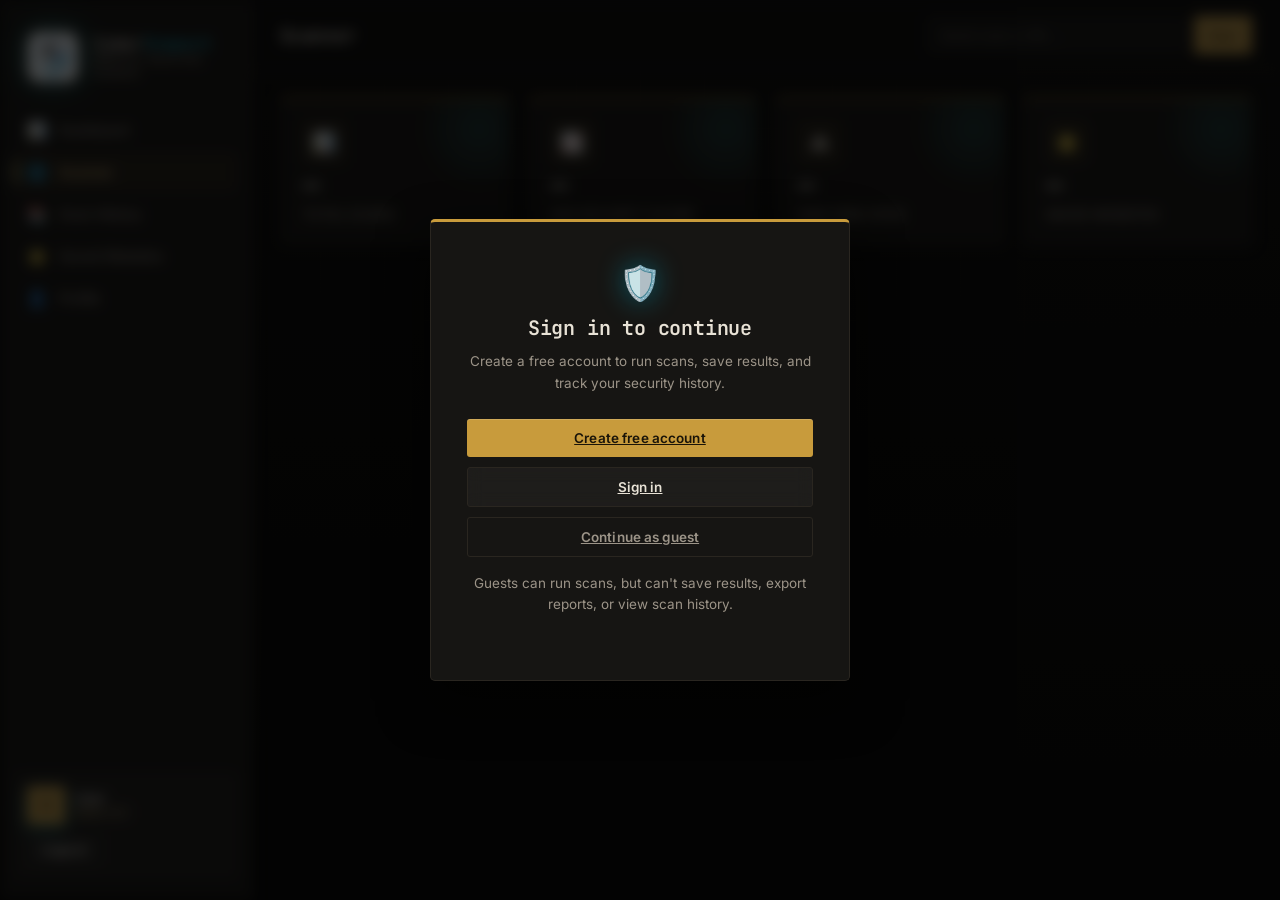
<file: scanner.html>
<!DOCTYPE html>
<html lang="en">
<head>
<meta charset="UTF-8">
<meta name="viewport" content="width=device-width, initial-scale=1.0">

<title>Scanner – CyberInspect</title>

<link rel="icon" type="image/x-icon" href="assets/favicon/favicon.ico">
<link rel="icon" type="image/png" sizes="32x32" href="assets/favicon/favicon-32x32.png">
<link rel="icon" type="image/png" sizes="16x16" href="assets/favicon/favicon-16x16.png">
<link rel="apple-touch-icon" href="assets/favicon/apple-touch-icon.png">
<link rel="manifest" href="assets/favicon/site.webmanifest">

<link rel="stylesheet" href="assets/css/variables.css">
<link rel="stylesheet" href="assets/css/animations.css">
<link rel="stylesheet" href="assets/css/common.css">
<link rel="stylesheet" href="frontend/login/login.css">
<link rel="stylesheet" href="styles.css">

<link href="https://fonts.googleapis.com/css2?family=Space+Grotesk:wght@500;600;700&family=Inter:wght@400;500;600;700;800&family=JetBrains+Mono:wght@400;500&display=swap" rel="stylesheet">
</head>
<body>

<div id="app" class="app">
  <aside class="sidebar">
    <div class="sidebar-brand">

    <img src="frontend/assets/logo.jpeg"
         class="sidebar-logo"
         alt="CyberInspect Logo">

    <div class="brand-text">

        <div class="brand-title">
            Cyber<b>Inspect</b>
        </div>

        <div class="brand-subtitle">
            Website Security Scanner
        </div>

    </div>

</div>
    <nav class="sidebar-nav">
      <a class="nav-item " href="dashboard.html"><span>📊</span> Dashboard</a>
      <a class="nav-item active" href="scanner.html"><span>🌐</span> Scanner</a>
      <a class="nav-item " href="history.html"><span>📚</span> Scan History</a>
      <a class="nav-item " href="saved.html"><span>⭐</span> Saved Websites</a>
      <a class="nav-item " href="profile.html"><span>👤</span> Profile</a>
      <a class="nav-item admin-only " href="admin.html" style="display:none"><span>⚙️</span> Admin</a>
    </nav>
    <div class="sidebar-footer">
      <div class="user-mini">
        <div class="avatar" id="user-avatar">U</div>
        <div>
          <div class="user-mini-name" id="user-mini-name">User</div>
          <div class="user-mini-role" id="user-mini-role">Analyst</div>
        </div>
      </div>
      <button class="btn btn-ghost btn-sm" onclick="logout()">Logout</button>
    </div>
  </aside>

  <main class="main">
    <header class="topbar">
      <h2>Scanner</h2>
      <div class="topbar-actions">
        <div class="search-mini">
          <input type="text" id="quick-scan-url" placeholder="Quick scan a URL…" onkeydown="if(event.key==='Enter')quickScan()">
          <button class="btn btn-primary btn-sm" onclick="quickScan()">Scan</button>
        </div>
      </div>
    </header>
    <div class="content" id="content"></div>
  </main>
</div>

<div id="report-modal" class="modal hidden">
  <div class="modal-content report-content">
    <button class="modal-close" onclick="closeReport()">✕</button>
    <div id="report-body"></div>
  </div>
</div>

<script src="frontend/js/storage.js"></script>
<script src="backend/utils/utils.js"></script>
<script src="backend/api/api.js"></script>
<script src="backend/auth/auth.js"></script>
<script src="frontend/scanner/scanner.js"></script>
<script src="frontend/reports/reports.js"></script>
<script src="frontend/js/page-init.js"></script>

<script>initAuthedPage('scanner', renderScanner);</script>
</body>
</html>
</file>
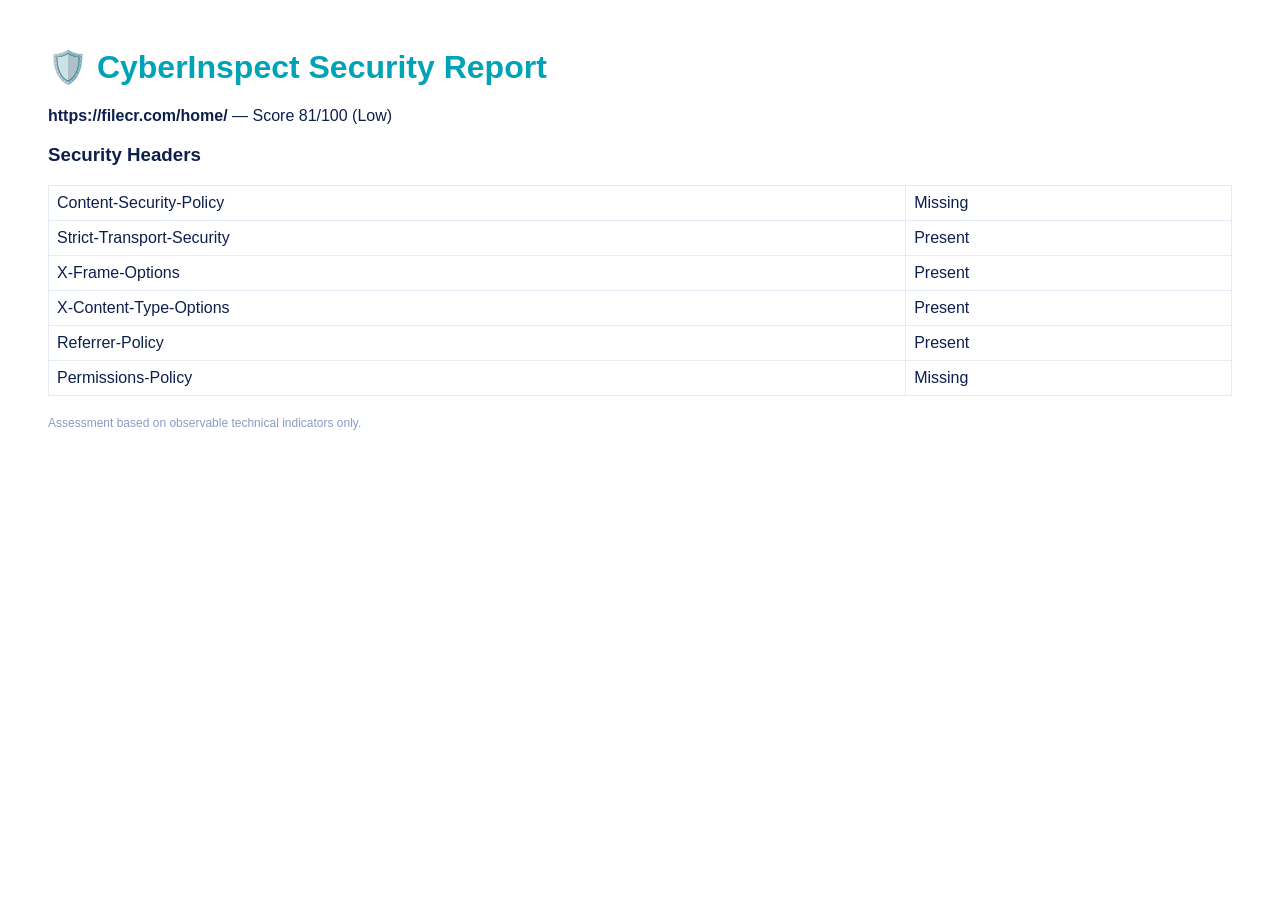
<file: backend/assets/CyberInspect_report_2.html>
<html><head><meta charset='utf-8'><title>CyberInspect Report</title>
    <style>body{font-family:Arial;padding:40px;color:#0d1f4c}h1{color:#00a3b5}
    table{border-collapse:collapse;width:100%}td,th{border:1px solid #e4ebf5;padding:8px}
    th{background:#0d1f4c;color:#fff}</style></head><body>
    <h1>🛡️ CyberInspect Security Report</h1>
    <p><b>https://filecr.com/home/</b> — Score 81/100 (Low)</p>
    <h3>Security Headers</h3><table><tr><td>Content-Security-Policy</td><td>Missing</td></tr><tr><td>Strict-Transport-Security</td><td>Present</td></tr><tr><td>X-Frame-Options</td><td>Present</td></tr><tr><td>X-Content-Type-Options</td><td>Present</td></tr><tr><td>Referrer-Policy</td><td>Present</td></tr><tr><td>Permissions-Policy</td><td>Missing</td></tr></table>
    <p style='font-size:12px;color:#8a9bc4;margin-top:20px'>
    Assessment based on observable technical indicators only.</p></body></html>
</file>
<file: assets/css/variables.css>
:root{
  /* Core brand palette (spec) */
  --bg:#07111D; --surface:#101B2D; --card-bg:#162238;
  --primary:#00B8D9; --primary-2:#00A6C4; --primary-glow:rgba(0,184,217,.45);
  --success:#22C55E; --warning:#FACC15; --danger:#EF4444; --orange:#FB923C;
  --text:#F8FAFC; --text-2:#94A3B8;

  /* Back-compat aliases (existing CSS/JS reference these names) */
  --navy:var(--bg); --navy-2:var(--surface); --dark-blue:var(--surface); --dark-blue-2:var(--card-bg);
  --cyan:var(--primary); --cyan-2:var(--primary-2); --cyan-glow:var(--primary-glow);
  --white:var(--text); --ink:var(--bg); --slate:var(--text-2); --slate-2:#64748B;
  --line:rgba(148,163,184,.14); --line-solid:#1E293B;
  --green:var(--success); --yellow:var(--warning); --red:var(--danger);
  --glass:rgba(248,250,252,.04); --glass-hi:rgba(248,250,252,.08);

  --radius:16px; --radius-sm:10px; --radius-lg:20px;
  --shadow:0 20px 50px rgba(2,6,15,.55);
  --shadow-cyan:0 10px 30px rgba(0,184,217,.25);
  --shadow-sm:0 4px 16px rgba(2,6,15,.35);

  --ease:cubic-bezier(.4,0,.2,1);
}
@media(prefers-reduced-motion:reduce){
  *{animation-duration:.001ms!important;animation-iteration-count:1!important;transition-duration:.001ms!important}
}
</file>
<file: assets/css/animations.css>
@keyframes floatIn {
    from { opacity:0;transform:translateY(30px) scale(.97) }
    to   {opacity:1;transform:none}}
@keyframes pulse { 
    50%{filter:drop-shadow(0 0 26px var(--cyan-glow))}
}
@keyframes fadeUp { 
    from{opacity:0;transform:translateY(10px)}to{opacity:1}
}
@keyframes breathe { 50%{opacity:.5;transform:translateX(-50%) scale(1.15)}
}
@keyframes spin { 
    to{transform:rotate(360deg)}
}
@keyframes cardIn {
    from{opacity:0;transform:translateY(16px) scale(.98)}
    to{opacity:1;transform:none}
}
@keyframes tapRipple {
    from{transform:scale(0);opacity:.55}
    to{transform:scale(2.6);opacity:0}
}
@keyframes softGlowPulse {
    0%,100%{filter:drop-shadow(0 0 0 transparent)}
    50%{filter:drop-shadow(0 0 6px currentColor)}
}
</file>
<file: assets/css/common.css>
/* ============================================================
   CyberInspect — Premium UI  |  White + Cyan + Dark Blue
============================================================ */
@import url('https://fonts.googleapis.com/css2?family=Space+Grotesk:wght@500;600;700&family=Inter:wght@400;500;600;700&family=JetBrains+Mono:wght@400;500&display=swap');

html {scroll-behavior:smooth}
body{font-family:'Inter',sans-serif;background:var(--navy);color:var(--white);overflow-x:hidden}
.hidden{display:none!important}
.mono{font-family:'JetBrains Mono',monospace}
h1,h2,h3,.brand-text,.stat-val,.score-num b{font-family:'Space Grotesk',sans-serif}
::selection{background:var(--cyan);color:var(--navy)}

/* Animated background mesh (global) */
body::before{content:'';position:fixed;inset:0;z-index:-2;
  background:
    radial-gradient(60vw 60vw at 12% -10%, rgba(34,230,230,.14), transparent 60%),
    radial-gradient(50vw 50vw at 100% 0%, rgba(41,76,168,.35), transparent 55%),
    radial-gradient(60vw 60vw at 80% 110%, rgba(34,230,230,.08), transparent 60%),
    linear-gradient(180deg,var(--navy),#04081a);}
body::after{content:'';position:fixed;inset:0;z-index:-1;opacity:.5;
  background-image:linear-gradient(rgba(34,230,230,.05) 1px,transparent 1px),
  linear-gradient(90deg,rgba(34,230,230,.05) 1px,transparent 1px);
  background-size:52px 52px;
  mask-image:radial-gradient(circle at 50% 30%,black,transparent 85%);}

 /* ===== Buttons ===== */
.btn{border:none;cursor:pointer;font-family:'Space Grotesk',sans-serif;font-weight:600;border-radius:12px;
  padding:12px 20px;font-size:14px;transition:.25s cubic-bezier(.4,0,.2,1);
  display:inline-flex;align-items:center;gap:8px;position:relative;overflow:hidden}
.btn-primary{background:linear-gradient(135deg,var(--cyan),var(--cyan-2));color:#03222a;
  box-shadow:0 8px 24px rgba(34,230,230,.32)}
.btn-primary:hover{transform:translateY(-2px);box-shadow:0 14px 36px rgba(34,230,230,.5)}
.btn-primary::after{content:'';position:absolute;top:0;left:-120%;width:60%;height:100%;
  background:linear-gradient(120deg,transparent,rgba(255,255,255,.5),transparent);transition:.6s}
.btn-primary:hover::after{left:130%}
.btn-ghost{background:var(--glass);color:#fff;border:1px solid var(--line);backdrop-filter:blur(8px)}
.btn-ghost:hover{background:var(--glass-hi);border-color:var(--cyan)}
.btn-outline{background:transparent;border:1px solid rgba(138,155,196,.35);color:var(--slate)}
.btn-outline:hover{border-color:var(--cyan);color:var(--cyan)}
.btn-danger{background:rgba(255,91,110,.15);color:var(--red);border:1px solid rgba(255,91,110,.35)}
.btn-danger:hover{background:var(--red);color:#fff}
.btn-full{width:100%;justify-content:center}
.btn-sm{padding:8px 15px;font-size:12.5px}

/* ===== Auth ===== */
.auth-screen{min-height:100vh;display:flex;align-items:center;justify-content:center;padding:20px}
.auth-bg-grid{display:none}
.auth-card{position:relative;z-index:2;width:440px;max-width:94vw;padding:44px 40px;
  border-radius:26px;background:linear-gradient(160deg,rgba(255,255,255,.08),rgba(255,255,255,.02));
  border:1px solid var(--line);backdrop-filter:blur(24px);box-shadow:var(--shadow);
  animation:floatIn .7s cubic-bezier(.2,.8,.2,1)}

  .input-group input,.input-group select,.input-group textarea{width:100%;padding:14px 16px;
  border:1px solid var(--line);border-radius:12px;font-size:14px;font-family:inherit;
  background:rgba(255,255,255,.04);color:#fff;transition:.25s}
.input-group input::placeholder{color:var(--slate-2)}
.input-group input:focus{outline:none;border-color:var(--cyan);background:rgba(34,230,230,.06);
  box-shadow:0 0 0 4px rgba(34,230,230,.12)}
.input-group input:disabled{opacity:.5}
.auth-switch{text-align:center;margin-top:18px;font-size:13px;color:var(--slate)}
.auth-switch a{color:var(--cyan);font-weight:600;cursor:pointer}
.auth-hint{text-align:center;margin-top:14px;font-size:11px;color:var(--slate-2);
  background:rgba(255,255,255,.04);padding:10px;border-radius:10px;border:1px solid var(--line)}

/* ===== Layout ===== */
.app{display:flex;min-height:100vh}
.sidebar{width:262px;position:fixed;height:100vh;padding:24px 16px;display:flex;flex-direction:column;
  background:linear-gradient(180deg,rgba(10,20,53,.9),rgba(5,11,31,.9));
  border-right:1px solid var(--line);backdrop-filter:blur(20px);z-index:30}
.sidebar-brand{display:flex;align-items:center;gap:11px;padding:8px 12px 22px;font-size:19px;font-weight:700}
.sidebar-brand .logo-shield{font-size:26px}
.brand-text b{background:linear-gradient(135deg,var(--cyan),var(--cyan-2));-webkit-background-clip:text;background-clip:text;color:transparent}
.sidebar-nav{flex:1;display:flex;flex-direction:column;gap:5px;margin-top:8px}
.nav-item{display:flex;align-items:center;gap:13px;padding:13px 15px;border-radius:13px;
  color:var(--slate);text-decoration:none;cursor:pointer;font-weight:500;font-size:14px;
  transition:.22s;position:relative}
.nav-item span{font-size:17px;width:22px;text-align:center;transition:.22s}
.nav-item:hover{background:var(--glass);color:#fff}

.nav-item:hover span{transform:scale(1.15)}
.nav-item.active{background:linear-gradient(100deg,rgba(34,230,230,.18),rgba(34,230,230,.03));
  color:var(--cyan)}
.nav-item.active::before{content:'';position:absolute;left:0;top:20%;height:60%;width:3px;
  background:var(--cyan);border-radius:3px;box-shadow:0 0 12px var(--cyan-glow)}
.sidebar-footer{padding:14px;border-radius:16px;background:var(--glass);border:1px solid var(--line)}
.user-mini{display:flex;align-items:center;gap:11px;margin-bottom:12px}
.avatar{width:42px;height:42px;border-radius:13px;font-weight:700;font-family:'Space Grotesk';
  background:linear-gradient(135deg,var(--cyan),var(--cyan-2));color:var(--navy);
  display:flex;align-items:center;justify-content:center;box-shadow:0 6px 16px rgba(34,230,230,.35)}
.user-mini-name{font-size:14px;font-weight:600}
.user-mini-role{font-size:11px;color:var(--cyan)}
.main{flex:1;margin-left:262px}
.topbar{padding:20px 32px;display:flex;align-items:center;justify-content:space-between;
  position:sticky;top:0;z-index:20;background:rgba(5,11,31,.55);backdrop-filter:blur(18px);
  border-bottom:1px solid var(--line)}
.topbar h2{font-size:22px;font-weight:700;letter-spacing:-.3px}

.scan-step.active{color:var(--cyan);font-weight:600;transform:translateX(6px)}

/* ===== Score Ring ===== */
.score-hero{display:flex;align-items:center;gap:32px;flex-wrap:wrap}
.score-ring{position:relative;width:160px;height:160px}
.score-ring svg{transform:rotate(-90deg);filter:drop-shadow(0 0 12px var(--cyan-glow))}
.score-ring .score-num{position:absolute;inset:0;display:flex;flex-direction:column;align-items:center;justify-content:center}
.score-ring .score-num b{font-size:46px;font-weight:800;line-height:1}
.score-ring .score-num small{font-size:12px;color:var(--slate);margin-top:2px}
.score-hero h2{font-size:24px}
.score-hero .mono{color:var(--slate)}

.risk-badge{display:inline-block;padding:7px 18px;border-radius:22px;font-weight:700;font-size:12.5px;
  font-family:'Space Grotesk';border:1px solid transparent}
.risk-critical{background:rgba(255,91,110,.14);color:var(--red);border-color:rgba(255,91,110,.4);box-shadow:0 0 20px rgba(255,91,110,.2)}
.risk-high{background:rgba(255,159,69,.14);color:var(--orange);border-color:rgba(255,159,69,.4)}
.risk-medium{background:rgba(255,203,61,.14);color:var(--yellow);border-color:rgba(255,203,61,.4)}
.risk-low{background:rgba(34,227,154,.14);color:var(--green);border-color:rgba(34,227,154,.4)}
.risk-very-low{background:rgba(34,230,230,.14);color:var(--cyan);border-color:rgba(34,230,230,.45);box-shadow:0 0 20px var(--cyan-glow)}

/* ===== Result Sections ===== */
.result-section{padding:0;overflow:hidden}
.result-head{display:flex;align-items:center;justify-content:space-between;padding:18px 22px;cursor:pointer;transition:.2s}
.result-head:hover{background:var(--glass)}
.result-head h3{font-size:15px;display:flex;align-items:center;gap:9px}
.result-head span{color:var(--cyan);transition:.3s}
.result-body{padding:4px 18px 18px}
.finding{display:flex;align-items:flex-start;gap:12px;padding:13px 16px;border-radius:12px;
     background:rgba(255,255,255,.03);border:1px solid var(--line);margin-top:9px;font-size:14px;transition:.2s}

     .finding:hover{background:rgba(255,255,255,.06);transform:translateX(3px)}
.finding-icon{font-size:16px;margin-top:1px}
.finding.pass{border-left:3px solid var(--green)}
.finding.fail{border-left:3px solid var(--red)}
.finding.info{border-left:3px solid var(--cyan)}
.finding b{font-weight:600}
.finding-detail{color:var(--slate);font-size:12.5px;margin-top:3px}
.tag{display:inline-block;padding:3px 11px;border-radius:8px;font-size:11px;font-weight:600;
  background:rgba(34,230,230,.12);color:var(--cyan);margin:2px;border:1px solid var(--line)}

/* ===== Tables ===== */
.table{width:100%;border-collapse:collapse;font-size:14px}
.table th{text-align:left;padding:14px 16px;color:var(--slate);font-size:11px;font-weight:600;
  text-transform:uppercase;letter-spacing:.8px;border-bottom:1px solid var(--line)}
.table td{padding:15px 16px;border-bottom:1px solid var(--line)}
.table tr{transition:.2s}
.table tbody tr:hover{background:var(--glass)}
</file>
<file: frontend/login/login.css>
.auth-card::before{
    content:'';
    position:absolute;
    inset:-1px;
    border-radius:26px;
    padding:1px;
    background:linear-gradient(135deg,var(--cyan),transparent 40%,transparent 60%,var(--cyan-2));
    -webkit-mask:linear-gradient(#000 0 0) content-box,linear-gradient(#000 0 0);
    -webkit-mask-composite:xor;
    mask-composite:exclude;
    opacity:.5;
    pointer-events:none;
    z-index:-1;
}

.auth-card {
    position:relative;
    isolation:isolate;
}
.auth-brand{text-align:center;margin-bottom:28px}
.logo-shield{font-size:38px;filter:drop-shadow(0 0 14px var(--cyan-glow));display:inline-block;animation:pulse 3s ease-in-out infinite}
@keyframes pulse{50%{filter:drop-shadow(0 0 26px var(--cyan-glow))}}
.auth-brand h1{font-size:28px;font-weight:800;margin-top:10px;letter-spacing:-.5px}
.auth-brand h1 span{background:linear-gradient(135deg,var(--cyan),var(--cyan-2));-webkit-background-clip:text;background-clip:text;color:transparent}
.auth-brand p{color:var(--slate);font-size:13px;margin-top:6px;letter-spacing:.3px}
.logo-img{
    width:90px;
    height:90px;
    border-radius:18px;
    object-fit:cover;
    margin-bottom:14px;

    box-shadow:
        0 0 20px rgba(34,230,230,.35),
        0 0 45px rgba(34,230,230,.18);

    transition:.35s;
}

.logo-img:hover{
    transform:scale(1.05);
}
.auth-form{display:none} .auth-form.active{display:block;animation:fadeUp .4s}
@keyframes fadeUp{from{opacity:0;transform:translateY(10px)}to{opacity:1}}
.auth-form h2{font-size:22px;margin-bottom:20px;font-weight:700}
.input-group{margin-bottom:16px}
.input-group label{display:block;font-size:12.5px;font-weight:600;margin-bottom:7px;color:var(--slate)}

.search-mini input{padding:11px 16px;border:1px solid var(--line);border-radius:12px;width:280px;
  font-size:13px;font-family:inherit;background:var(--glass);color:#fff}
.search-mini input::placeholder{color:var(--slate-2)}
.search-mini input:focus{outline:none;border-color:var(--cyan);box-shadow:0 0 0 4px rgba(34,230,230,.1)}
.content{padding:30px 32px 60px;animation:fadeUp .5s}

/* ===== Cards ===== */
.card{border-radius:var(--radius);padding:24px;position:relative;
  background:linear-gradient(160deg,rgba(255,255,255,.055),rgba(255,255,255,.015));
  border:1px solid var(--line);backdrop-filter:blur(14px);
  transition:.3s;overflow:hidden}
.card:hover{border-color:rgba(34,230,230,.28)}
.grid{display:grid;gap:20px}
.grid-4{grid-template-columns:repeat(4,1fr)} .grid-3{grid-template-columns:repeat(3,1fr)}
.grid-2{grid-template-columns:repeat(2,1fr)}
@media(max-width:1050px){.grid-4,.grid-3{grid-template-columns:1fr 1fr}}
@media(max-width:680px){.grid-4,.grid-3,.grid-2{grid-template-columns:1fr}
  .sidebar{width:70px;padding:16px 8px}.brand-text,.nav-item span+*,.user-mini>div,.sidebar-footer .btn{display:none}
  .main{margin-left:70px}.nav-item{justify-content:center}.search-mini input{width:150px}}

.stat-card{display:flex;flex-direction:column;gap:8px;overflow:hidden}
.stat-card::after{content:'';position:absolute;right:-30px;top:-30px;width:120px;height:120px;
  background:radial-gradient(circle,rgba(34,230,230,.16),transparent 70%);border-radius:50%}
.stat-icon{width:48px;height:48px;border-radius:14px;display:flex;align-items:center;justify-content:center;
  font-size:22px;background:linear-gradient(135deg,rgba(34,230,230,.2),rgba(34,230,230,.05));
  border:1px solid var(--line)}
.stat-val{font-size:32px;font-weight:800;letter-spacing:-1px;line-height:1}
.stat-label{color:var(--slate);font-size:13px}
.section-title{font-size:16px;font-weight:700;margin-bottom:18px;display:flex;align-items:center;gap:9px}

/* ===== Scanner Hero ===== */
.scan-hero{border-radius:26px;padding:48px 40px;text-align:center;margin-bottom:26px;position:relative;overflow:hidden;
  background:linear-gradient(135deg,rgba(13,31,76,.85),rgba(10,20,53,.6));border:1px solid var(--line)}
.scan-hero::before{content:'';position:absolute;top:-40%;left:50%;transform:translateX(-50%);
  width:560px;height:560px;background:radial-gradient(circle,rgba(34,230,230,.22),transparent 60%);
  animation:breathe 6s ease-in-out infinite}
@keyframes breathe{50%{opacity:.5;transform:translateX(-50%) scale(1.15)}}
.scan-hero>*{position:relative;z-index:2}
.scan-hero h1{font-size:30px;margin-bottom:10px;letter-spacing:-.5px}
.scan-hero p{color:var(--slate);margin-bottom:26px;max-width:520px;margin-inline:auto}
.scan-input-row{display:flex;gap:11px;max-width:660px;margin:0 auto;
  background:rgba(255,255,255,.06);padding:8px;border-radius:16px;border:1px solid var(--line)}
.scan-input-row input{flex:1;padding:15px 20px;border:none;border-radius:11px;font-size:15px;
  background:transparent;color:#fff}
.scan-input-row input:focus{outline:none}
.scan-input-row input::placeholder{color:var(--slate-2)}
.scan-checkbox-row{display:flex;flex-wrap:wrap;gap:10px;justify-content:center;margin-top:22px}
.scan-checkbox-row label{font-size:12px;display:inline-flex;gap:7px;align-items:center;color:var(--slate);
  cursor:pointer;padding:7px 13px;border-radius:20px;background:var(--glass);border:1px solid var(--line);transition:.2s}
.scan-checkbox-row label:hover{border-color:var(--cyan);color:#fff}
.scan-checkbox-row input{accent-color:var(--cyan)}

/* ===== Scan Progress ===== */
.scan-progress{text-align:center;padding:48px}
.spinner{width:72px;height:72px;margin:0 auto 24px;position:relative}
.spinner::before,.spinner::after{content:'';position:absolute;inset:0;border-radius:50%;border:4px solid transparent}
.spinner::before{border-top-color:var(--cyan);border-right-color:var(--cyan);animation:spin .9s linear infinite;
  box-shadow:0 0 20px var(--cyan-glow)}
.spinner::after{inset:10px;border-bottom-color:var(--cyan-2);animation:spin 1.4s linear infinite reverse}
</file>
<file: styles.css>
/* ============================================================
   CyberInspect — Dossier UI
   Sharp, warm-monochrome, brass-accented. Built to read like a
   classified assessment report, not another glowing SaaS panel.
============================================================ */
@import url('https://fonts.googleapis.com/css2?family=JetBrains+Mono:wght@400;500;600;700&family=Inter:wght@400;500;600;700&display=swap');

/* ── Root Variables ───────────────────────────────────────── */
:root{
  --bg-base:#0C0C0B;
  --bg-2:#161513;
  --bg-card:rgba(255,255,255,.032);
  --bg-card-hi:rgba(255,255,255,.065);

  --amber:#C89B3C;
  --amber-2:#9C7527;
  --amber-light:#E8C574;
  --amber-glow:rgba(200,155,60,.28);

  --rust:#AE5A34;
  --rust-2:#8A4426;

  --white:#F5F1E8;
  --off-white:#E8E2D6;
  --slate:#9C9488;
  --slate-2:#6B655B;
  --slate-dark:#2C2A24;

  --green:#5FA37A;
  --green-2:#4A8465;
  --yellow:#C89B3C;
  --orange:#C77A3E;
  --red:#B5503D;
  --red-2:#8F3F30;

  --line:rgba(200,155,60,.16);
  --line-hi:rgba(200,155,60,.32);
  --line-solid:#2A2620;

  --glass:rgba(255,255,255,.035);
  --glass-hi:rgba(255,255,255,.07);
  --glass-card:rgba(18,17,14,.85);

  --radius:5px;
  --radius-sm:3px;
  --radius-xs:2px;

  --shadow:0 20px 50px rgba(0,0,0,.55);
  --shadow-violet:0 8px 22px rgba(200,155,60,.18);
  --shadow-gold:0 8px 22px rgba(200,155,60,.24);

  --ease:cubic-bezier(.4,0,.2,1);
  --ease-spring:cubic-bezier(.25,.9,.4,1);
}

/* ── Reset ────────────────────────────────────────────────── */
*, *::before, *::after { margin:0; padding:0; box-sizing:border-box; }
html { scroll-behavior:smooth; }
body {
  font-family:'Inter',sans-serif;
  background:var(--bg-base);
  color:var(--off-white);
  overflow-x:hidden;
  -webkit-font-smoothing:antialiased;
  font-size:14px;
}
.hidden { display:none !important; }
.mono   { font-family:'JetBrains Mono',monospace; }
h1,h2,h3,h4,.brand-text,.stat-val,.score-num b {
  font-family:'JetBrains Mono',monospace;
  font-weight:600;
  letter-spacing:-.01em;
}
::selection { background:var(--amber); color:#1a1408; }

/* ── Background: quiet, no floating gradient blobs ───────── */
body::before {
  content:''; position:fixed; inset:0; z-index:-2;
  background:
    linear-gradient(180deg, var(--bg-base), #050504 85%);
}
body::after {
  content:''; position:fixed; inset:0; z-index:-1; opacity:.5;
  background-image:
    linear-gradient(rgba(200,155,60,.045) 1px, transparent 1px),
    linear-gradient(90deg, rgba(200,155,60,.045) 1px, transparent 1px);
  background-size:64px 64px;
  mask-image:radial-gradient(ellipse 75% 55% at 50% 15%, black, transparent 85%);
}

/* ── Keyframes ────────────────────────────────────────────── */
@keyframes floatIn  { from{opacity:0;transform:translateY(18px)} to{opacity:1;transform:none} }
@keyframes fadeUp   { from{opacity:0;transform:translateY(10px)} to{opacity:1} }
@keyframes fadeIn   { from{opacity:0} to{opacity:1} }
@keyframes pulse    { 0%,100%{opacity:1} 50%{opacity:.55} }
@keyframes breathe  { 0%,100%{opacity:.5} 50%{opacity:.8} }
@keyframes spin     { to{transform:rotate(360deg)} }
@keyframes gradPan  { 0%,100%{background-position:0% 50%} 50%{background-position:100% 50%} }
@keyframes slideRight { from{opacity:0;transform:translateX(-14px)} to{opacity:1;transform:none} }
@keyframes scaleIn  { from{opacity:0;transform:scale(.97)} to{opacity:1;transform:scale(1)} }
@keyframes shimmer  { 0%{background-position:200% 0} 100%{background-position:-200% 0} }
@keyframes glow     { 50%{opacity:.7} }

/* ── Buttons ──────────────────────────────────────────────── */
.btn {
  border:none; cursor:pointer;
  font-family:'Inter',sans-serif; font-weight:600;
  border-radius:var(--radius-sm);
  padding:11px 20px; font-size:13.5px;
  transition:.18s var(--ease);
  display:inline-flex; align-items:center; gap:8px;
  position:relative;
  letter-spacing:.01em; white-space:nowrap;
  -webkit-tap-highlight-color:transparent; touch-action:manipulation;
}
.btn:active { transform:scale(.96); }
.btn-primary {
  background:var(--amber);
  color:#1a1408;
  box-shadow:0 1px 0 rgba(255,255,255,.15) inset;
}
.btn-primary:hover { background:var(--amber-light); transform:translateY(-1px); }
.btn-primary::after { content:none; }
.btn-primary:hover::after { content:none; }
.btn-gold {
  background:transparent;
  color:var(--amber-light); font-weight:700;
  border:1px solid var(--amber-2);
}
.btn-gold:hover { background:rgba(200,155,60,.1); border-color:var(--amber-light); }
.btn-ghost {
  background:var(--glass); color:var(--off-white);
  border:1px solid var(--line-solid);
}
.btn-ghost:hover { background:var(--glass-hi); border-color:var(--amber-2); }
.btn-outline {
  background:transparent; border:1px solid var(--line-solid); color:var(--slate);
}
.btn-outline:hover { border-color:var(--amber); color:var(--amber-light); }
.btn-danger {
  background:rgba(181,80,61,.12); color:var(--red); border:1px solid rgba(181,80,61,.35);
}
.btn-danger:hover { background:var(--red); color:#1a0d09; border-color:var(--red); }
.btn-full { width:100%; justify-content:center; }
.btn-sm   { padding:7px 14px; font-size:12.5px; border-radius:var(--radius-xs); }

/* ── Auth ─────────────────────────────────────────────────── */
.auth-screen {
  min-height:100vh;
  display:flex; align-items:center; justify-content:center;
  padding:24px; position:relative;
}
.auth-screen::before { content:none; }
.auth-screen::after { content:none; }

.auth-card {
  position:relative; isolation:isolate; z-index:2;
  width:440px; max-width:96vw;
  padding:44px 40px;
  border-radius:var(--radius);
  background:var(--bg-2);
  border:1px solid var(--line-solid);
  border-top:3px solid var(--amber);
  box-shadow:var(--shadow);
  animation:floatIn .4s var(--ease) both;
}
.auth-card::before { content:none; }

.auth-brand     { text-align:center; margin-bottom:30px; }
.logo-shield    { font-size:36px; display:inline-block; }
.auth-brand h1  { font-size:26px; font-weight:700; margin-top:12px; letter-spacing:-.02em; }
.auth-brand h1 span { color:var(--amber-light); }
.auth-brand p   { color:var(--slate); font-size:12.5px; margin-top:8px; letter-spacing:.04em; text-transform:uppercase; }
.auth-form      { display:none; }
.auth-form.active { display:block; animation:fadeUp .3s var(--ease) both; }
.auth-form h2   { font-size:19px; margin-bottom:20px; font-weight:600; }
.auth-switch    { text-align:center; margin-top:18px; font-size:13px; color:var(--slate); }
.auth-switch a  { color:var(--amber-light); font-weight:600; cursor:pointer; text-decoration:none; }
.auth-switch a:hover { color:var(--amber); text-decoration:underline; }
.auth-hint {
  text-align:center; margin-top:14px; font-size:11.5px; color:var(--slate-2);
  background:rgba(255,255,255,.025); padding:10px 14px;
  border-radius:var(--radius-xs); border:1px solid var(--line-solid);
}

/* ── Inputs ───────────────────────────────────────────────── */
.input-group { margin-bottom:16px; }
.input-group label {
  display:block; font-size:11.5px; font-weight:600;
  margin-bottom:7px; color:var(--slate); letter-spacing:.05em; text-transform:uppercase;
}
.input-group input,
.input-group select,
.input-group textarea {
  width:100%; padding:12px 15px;
  border:1px solid var(--line-solid);
  border-radius:var(--radius-sm); font-size:13.5px;
  font-family:inherit;
  background:rgba(255,255,255,.025);
  color:#fff; transition:.2s var(--ease);
}
.input-group input::placeholder { color:var(--slate-2); }
.input-group input:focus {
  outline:none; border-color:var(--amber);
  background:rgba(200,155,60,.05);
  box-shadow:0 0 0 3px rgba(200,155,60,.12);
}
.input-group input:disabled { opacity:.45; }

/* ── Layout ───────────────────────────────────────────────── */
.app { display:flex; min-height:100vh; }

.sidebar {
  width:252px; position:fixed; height:100vh;
  padding:22px 14px;
  display:flex; flex-direction:column;
  background:var(--bg-2);
  border-right:1px solid var(--line-solid);
  z-index:30;
}
.sidebar-brand{
    display:flex;
    align-items:center;
    gap:14px;
    padding:8px 12px 22px;
}

.sidebar-logo{
    width:54px;
    height:54px;
    border-radius:14px;
    object-fit:cover;

    border:2px solid rgba(255,255,255,.08);

    box-shadow:
        0 0 20px rgba(34,230,230,.35),
        0 0 45px rgba(34,230,230,.15);

    transition:all .3s ease;
}

.sidebar-logo:hover{
    transform:scale(1.08) rotate(4deg);
    box-shadow:
        0 0 25px rgba(34,230,230,.55),
        0 0 60px rgba(34,230,230,.28);
}

.brand-text{
    display:flex;
    flex-direction:column;
    line-height:1.2;
}

.brand-title{
    font-size:16px;
    font-weight:700;
}

.brand-subtitle{
    font-size:11px;
    color:var(--slate);
}

.sidebar-nav { flex:1; display:flex; flex-direction:column; gap:2px; margin-top:4px; }
.nav-item {
  display:flex; align-items:center; gap:12px;
  padding:10px 13px; border-radius:var(--radius-sm);
  color:var(--slate); text-decoration:none;
  cursor:pointer; font-weight:500; font-size:13.5px;
  transition:.15s var(--ease); position:relative;
  -webkit-tap-highlight-color:transparent; touch-action:manipulation;
}
.nav-item:active { background:var(--glass-hi); transform:scale(.98); }
.nav-item span { font-size:16px; width:20px; text-align:center; transition:transform .2s var(--ease); }
.nav-item:hover span { transform:scale(1.12); }
.nav-item:hover { background:var(--glass-hi); color:var(--off-white); }
.nav-item.active {
  background:rgba(200,155,60,.08);
  color:var(--amber-light);
}
.nav-item.active::before {
  content:''; position:absolute; left:0; top:22%; height:56%; width:3px;
  background:var(--amber); border-radius:2px;
  animation:cardIn .3s var(--ease) both;
}

.sidebar-footer {
  padding:12px; border-radius:var(--radius-sm);
  background:var(--glass); border:1px solid var(--line-solid);
}
.user-mini { display:flex; align-items:center; gap:10px; margin-bottom:10px; }
.avatar {
  width:38px; height:38px; border-radius:var(--radius-sm);
  font-weight:700; font-family:'JetBrains Mono';
  background:var(--amber);
  color:#1a1408; font-size:15px;
  display:flex; align-items:center; justify-content:center;
}
.user-mini-name { font-size:13.5px; font-weight:600; }
.user-mini-role { font-size:11px; color:var(--amber-light); text-transform:uppercase; letter-spacing:.04em; }

.main { flex:1; margin-left:252px; min-height:100vh; }

.topbar {
  padding:16px 28px;
  display:flex; align-items:center; justify-content:space-between;
  position:sticky; top:0; z-index:20;
  background:rgba(12,12,11,.85);
  border-bottom:1px solid var(--line-solid);
}
.topbar h2 { font-size:18px; font-weight:600; letter-spacing:-.01em; }
.topbar-actions { display:flex; align-items:center; gap:12px; }

.search-mini { display:flex; gap:8px; }
.search-mini input {
  padding:10px 14px; border:1px solid var(--line-solid);
  border-radius:var(--radius-sm); width:260px;
  font-size:13px; font-family:inherit;
  background:var(--glass); color:#fff;
  transition:.2s var(--ease);
}
.search-mini input::placeholder { color:var(--slate-2); }
.search-mini input:focus {
  outline:none; border-color:var(--amber);
  box-shadow:0 0 0 3px rgba(200,155,60,.1);
}

.content { padding:26px 28px 60px; animation:fadeUp .3s var(--ease) both; }

/* ── Cards ────────────────────────────────────────────────── */
.card {
  border-radius:var(--radius); padding:22px;
  position:relative; overflow:hidden;
  background:var(--bg-2);
  border:1px solid var(--line-solid);
  transition:border-color .2s var(--ease), transform .2s var(--ease);
  animation:cardIn .45s cubic-bezier(.2,.8,.2,1) both;
}
.card:hover { border-color:var(--line-hi); }
.grid > .card:nth-child(1){animation-delay:.02s}
.grid > .card:nth-child(2){animation-delay:.08s}
.grid > .card:nth-child(3){animation-delay:.14s}
.grid > .card:nth-child(4){animation-delay:.2s}
.grid > .card:nth-child(n+5){animation-delay:.24s}

/* Grid */
.grid   { display:grid; gap:18px; }
.grid-4 { grid-template-columns:repeat(4,1fr); }
.grid-3 { grid-template-columns:repeat(3,1fr); }
.grid-2 { grid-template-columns:repeat(2,1fr); }

/* ── Stat Cards ───────────────────────────────────────────── */
.stat-card { display:flex; flex-direction:column; gap:8px; border-top:2px solid var(--amber-2); }
.stat-card::before { content:none; }
.stat-icon {
  width:42px; height:42px; border-radius:var(--radius-sm);
  display:flex; align-items:center; justify-content:center;
  font-size:19px;
  background:rgba(200,155,60,.08);
  border:1px solid var(--line);
}
.stat-card:hover .stat-icon { transform:none; }
.stat-val   { font-size:28px; font-weight:700; letter-spacing:-.02em; line-height:1; }
.stat-label { color:var(--slate); font-size:12.5px; font-weight:500; text-transform:uppercase; letter-spacing:.03em; }
.section-title {
  font-size:14.5px; font-weight:600; margin-bottom:16px;
  display:flex; align-items:center; gap:8px;
  text-transform:uppercase; letter-spacing:.04em;
}

/* ── Scanner Hero ─────────────────────────────────────────── */
.scan-hero {
  border-radius:var(--radius); padding:44px 36px;
  text-align:center; margin-bottom:24px;
  position:relative; overflow:hidden;
  background:var(--bg-2);
  border:1px solid var(--line-solid);
  border-top:3px solid var(--amber);
}
.scan-hero::before { content:none; }
.scan-hero > * { position:relative; z-index:2; }
.scan-hero h1 { font-size:24px; margin-bottom:10px; letter-spacing:-.01em; }
.scan-hero p  { color:var(--slate); margin-bottom:24px; max-width:520px; margin-inline:auto; font-family:'Inter'; }

.scan-input-row {
  display:flex; gap:10px; max-width:640px; margin:0 auto;
  background:rgba(255,255,255,.03); padding:7px;
  border-radius:var(--radius-sm); border:1px solid var(--line-solid);
  transition:.2s;
}
.scan-input-row:focus-within { border-color:var(--amber-2); }
.scan-input-row input {
  flex:1; padding:14px 18px; border:none;
  border-radius:var(--radius-xs); font-size:14.5px;
  background:transparent; color:#fff; font-family:'Inter';
}
.scan-input-row input:focus { outline:none; }
.scan-input-row input::placeholder { color:var(--slate-2); }

.scan-checkbox-row {
  display:flex; flex-wrap:wrap; gap:9px;
  justify-content:center; margin-top:20px;
}
.scan-checkbox-row label {
  font-size:12px; display:inline-flex;
  gap:6px; align-items:center; color:var(--slate);
  cursor:pointer; padding:6px 12px;
  border-radius:var(--radius-xs); background:var(--glass);
  border:1px solid var(--line-solid); transition:.18s var(--ease);
  font-family:'Inter';
}
.scan-checkbox-row label:hover { border-color:var(--amber-2); color:#fff; }
.scan-checkbox-row input { accent-color:var(--amber); }

/* ── Scan Progress ────────────────────────────────────────── */
.scan-progress { text-align:center; padding:48px; }
.spinner { width:56px; height:56px; margin:0 auto 24px; position:relative; }
.spinner::before,
.spinner::after {
  content:''; position:absolute; inset:0;
  border-radius:50%; border:3px solid transparent;
}
.spinner::before {
  border-top-color:var(--amber);
  border-right-color:var(--amber-2);
  animation:spin .9s linear infinite;
}
.spinner::after {
  inset:9px;
  border-bottom-color:var(--rust);
  animation:spin 1.4s linear infinite reverse;
}
.scan-steps { max-width:420px; margin:24px auto 0; text-align:left; }
.scan-step  { display:flex; align-items:center; gap:10px; padding:8px 0; font-size:13.5px; color:var(--slate-2); transition:.25s; font-family:'Inter'; }
.scan-step.done   { color:var(--green); }
.scan-step.active { color:var(--amber-light); font-weight:600; }

/* ── Score Ring ───────────────────────────────────────────── */
.score-hero { display:flex; align-items:center; gap:30px; flex-wrap:wrap; }
.score-ring { position:relative; width:clamp(96px,26vw,150px); height:clamp(96px,26vw,150px); flex-shrink:0; }
.score-ring svg { display:block; width:100%; height:100%; transform:rotate(-90deg); }
.score-ring .score-num {
  position:absolute; inset:0;
  display:flex; flex-direction:column; align-items:center; justify-content:center;
}
.score-ring .score-num b     { font-size:clamp(26px,7vw,40px); font-weight:700; line-height:1; }
.score-ring .score-num small { font-size:11px; color:var(--slate); margin-top:2px; font-family:'Inter'; text-transform:uppercase; }
.score-hero h2    { font-size:20px; overflow-wrap:anywhere; }
.score-hero .mono { color:var(--slate); overflow-wrap:anywhere; }

/* ── Risk Badges (report-stamp style, not soft pills) ──────── */
.risk-badge {
  display:inline-block; padding:5px 14px;
  border-radius:var(--radius-xs); font-weight:700; font-size:11.5px;
  font-family:'JetBrains Mono'; border:1px solid transparent;
  letter-spacing:.05em; text-transform:uppercase;
}
.risk-critical  { background:rgba(181,80,61,.1);   color:var(--red);         border-color:rgba(181,80,61,.4); animation:softGlowPulse 1.8s ease-in-out infinite; }
.risk-high      { background:rgba(199,122,62,.1);  color:var(--orange);      border-color:rgba(199,122,62,.4); }
.risk-medium    { background:rgba(200,155,60,.1);  color:var(--amber-light); border-color:rgba(200,155,60,.4); }
.risk-low       { background:rgba(95,163,122,.1);  color:var(--green);       border-color:rgba(95,163,122,.4); }
.risk-very-low { background:rgba(200,155,60,.14); color:var(--amber-light); border-color:var(--amber-2); }
.risk-incomplete { background:rgba(156,148,136,.1); color:var(--slate); border-color:var(--line-solid); }

/* ── Result Sections ──────────────────────────────────────── */
.result-section { padding:0; overflow:hidden; margin-bottom:12px; }
.result-head {
  display:flex; align-items:center; justify-content:space-between;
  padding:16px 20px; cursor:pointer; transition:.18s;
}
.result-head:hover { background:var(--glass-hi); }
.result-head h3   { font-size:14px; display:flex; align-items:center; gap:8px; font-weight:600; }
.result-head span { color:var(--amber-light); transition:.25s; font-size:16px; }
.result-body {
  padding:2px 16px 16px; max-height:2000px; opacity:1; overflow:hidden;
  transition:max-height .35s cubic-bezier(.4,0,.2,1), opacity .25s ease, padding .32s ease;
}
.result-body.hidden {
  display:block !important; max-height:0; opacity:0;
  padding-top:0; padding-bottom:0;
}
.finding {
  display:flex; align-items:flex-start; gap:11px;
  padding:12px 15px; border-radius:var(--radius-xs);
  background:rgba(255,255,255,.02);
  border:1px solid var(--line-solid);
  margin-top:8px; font-size:13.5px;
  transition:.15s var(--ease), transform .15s var(--ease); font-family:'Inter';
  animation:fadeUp .4s var(--ease) both;
}
.finding:nth-child(1){animation-delay:.02s}
.finding:nth-child(2){animation-delay:.05s}
.finding:nth-child(3){animation-delay:.08s}
.finding:nth-child(4){animation-delay:.11s}
.finding:nth-child(n+5){animation-delay:.13s}
.finding:hover { background:rgba(255,255,255,.04); transform:translateX(2px); }
.finding-icon  { font-size:15px; margin-top:1px; }
.finding.pass  { border-left:2px solid var(--green); }
.finding.fail  { border-left:2px solid var(--red); }
.finding.info  { border-left:2px solid var(--amber-light); }
.finding b     { font-weight:600; }
.finding-detail { color:var(--slate); font-size:12px; margin-top:3px; }
.tag {
  display:inline-block; padding:3px 10px;
  border-radius:var(--radius-xs); font-size:10.5px; font-weight:600;
  background:rgba(200,155,60,.1); color:var(--amber-light);
  margin:2px; border:1px solid rgba(200,155,60,.22);
  font-family:'JetBrains Mono'; text-transform:uppercase; letter-spacing:.03em;
}

/* ── Tables ───────────────────────────────────────────────── */
.table { width:100%; border-collapse:collapse; font-size:13.5px; font-family:'Inter'; }
.table th {
  text-align:left; padding:12px 15px;
  color:var(--slate); font-size:10px; font-weight:600;
  text-transform:uppercase; letter-spacing:.07em;
  border-bottom:1px solid var(--line-solid);
}
.table td { padding:14px 15px; border-bottom:1px solid var(--line-solid); }
.table tr { transition:.15s; }
.table tbody tr:hover { background:var(--glass-hi); }

/* ── Modal ────────────────────────────────────────────────── */
.modal {
  position:fixed; inset:0;
  background:rgba(4,4,3,.8);
  display:flex; align-items:flex-start; justify-content:center;
  z-index:100; padding:36px; overflow:auto;
  animation:fadeIn .2s var(--ease);
}
.modal-content {
  border-radius:var(--radius); width:100%; max-width:860px;
  padding:32px; position:relative;
  background:var(--bg-2);
  border:1px solid var(--line-solid);
  border-top:3px solid var(--amber);
  box-shadow:var(--shadow);
  animation:scaleIn .22s var(--ease-spring) both;
}
.modal-close {
  position:absolute; top:18px; right:18px;
  border:1px solid var(--line-solid); background:var(--glass);
  width:34px; height:34px; border-radius:var(--radius-sm);
  cursor:pointer; font-size:14px; color:#fff;
  transition:.18s var(--ease);
  display:flex; align-items:center; justify-content:center;
}
.modal-close:hover { background:var(--red); border-color:var(--red); }

/* ── Progress Bars ────────────────────────────────────────── */
.bar-track { height:7px; background:rgba(255,255,255,.06); border-radius:var(--radius-xs); overflow:hidden; }
.bar-fill  {
  height:100%; border-radius:var(--radius-xs);
  background:var(--amber);
  transition:width 1s var(--ease);
}

/* ── Utilities ────────────────────────────────────────────── */
.flex    { display:flex; }
.between { justify-content:space-between; }
.center  { align-items:center; }
.gap     { gap:12px; }
.wrap    { flex-wrap:wrap; }
.mt      { margin-top:20px; }
.mb      { margin-bottom:20px; }
.muted   { color:var(--slate); }
.right   { text-align:right; }
.pill    { padding:4px 12px; border-radius:var(--radius-xs); font-size:11px; font-weight:600; }
.pill-green { background:rgba(95,163,122,.12); color:var(--green); border:1px solid rgba(95,163,122,.25); }
.pill-red   { background:rgba(181,80,61,.12);  color:var(--red);   border:1px solid rgba(181,80,61,.25); }
.divider { height:1px; background:var(--line-solid); margin:20px 0; }
.count-up { display:inline-block; }

/* ── Responsive ───────────────────────────────────────────── */
@media (max-width:1200px) {
  .grid-4 { grid-template-columns:repeat(2,1fr); }
}
@media (max-width:960px) {
  .grid-3 { grid-template-columns:repeat(2,1fr); }
  .search-mini input { width:200px; }
}
.mobile-menu-btn { display:none; }
@media (max-width:768px) {
  .sidebar {
    width:240px; position:fixed; top:0; left:0; height:100dvh; z-index:50;
    transform:translateX(-100%); transition:transform .25s ease;
    box-shadow:0 0 40px rgba(0,0,0,.5);
    overflow-y:auto;
  }
  .sidebar-nav { min-height:0; }
  .sidebar.open { transform:translateX(0); }
  .sidebar-backdrop {
    position:fixed; inset:0; background:rgba(0,0,0,.5); z-index:40;
    opacity:0; pointer-events:none; transition:opacity .25s ease;
  }
  .sidebar-backdrop.open { opacity:1; pointer-events:auto; }
  .mobile-menu-btn {
    display:inline-flex; align-items:center; justify-content:center;
    width:38px; height:38px; border-radius:8px; border:1px solid var(--line-solid);
    background:transparent; color:inherit; font-size:18px; cursor:pointer; flex-shrink:0;
    -webkit-tap-highlight-color:transparent; touch-action:manipulation; transition:transform .15s var(--ease);
  }
  .mobile-menu-btn:active { transform:scale(.9); }
  .input-group input, .input-group select, .input-group textarea, .scan-input-row input {
    font-size:16px;
  }
  .main { margin-left:0; }
  .topbar { padding:14px 18px; gap:12px; }
  .topbar h2 { font-size:16px; }
  .search-mini input { width:130px; }
  .content { padding:18px 18px 60px; }
  .auth-card { padding:32px 22px; }
  .scan-hero { padding:32px 22px; }
  .scan-hero h1 { font-size:20px; }
  .scan-checkbox-row { display:grid; grid-template-columns:repeat(2,1fr); gap:8px; }
  .scan-checkbox-row label { justify-content:flex-start; }
}
@media (max-width:600px) {
  .grid-4, .grid-3, .grid-2 { grid-template-columns:1fr; }
  .score-hero { flex-direction:column; align-items:flex-start; gap:18px; }
  .topbar { flex-wrap:wrap; gap:10px; padding:12px 16px; }
  .topbar-actions { width:100%; }
  .search-mini { width:100%; }
  .search-mini input { flex:1; width:auto; }
  .modal { padding:12px; }
  .modal-content { padding:20px; }
  .auth-gate-card { padding:28px 20px; }
  .guest-banner { padding:10px 16px; font-size:12px; line-height:1.5; }
  .card:has(.table) { overflow-x:auto; -webkit-overflow-scrolling:touch; }
  .table { min-width:480px; }
  .scan-input-row { flex-direction:column; gap:8px; }
  .scan-checkbox-row { grid-template-columns:1fr 1fr; }
}
@media (max-width:420px) {
  .avatar { width:32px; height:32px; font-size:13px; }
  .content { padding:14px 12px 50px; }
  .scan-checkbox-row { grid-template-columns:1fr; }
}

/* ── Auth Gate (blurred preview + sign-in overlay) ──────────
   Shown instead of an instant redirect when a protected page
   is opened without a valid session. */
.blurred-preview {
  filter: blur(7px) saturate(85%);
  pointer-events: none;
  user-select: none;
}
.auth-gate-overlay {
  align-items: center;
  background: rgba(4,4,3,.72);
}
.auth-gate-card {
  max-width: 420px;
  text-align: center;
  padding: 40px 36px;
  animation: scaleIn .25s var(--ease-spring) both;
}
.auth-gate-card .logo-shield { font-size: 34px; margin-bottom: 12px; }
.auth-gate-card h2 { font-size: 20px; margin-bottom: 10px; }
.auth-gate-card p { font-size: 13.5px; line-height: 1.6; margin-bottom: 24px; }
.auth-gate-actions { display: flex; flex-direction: column; gap: 10px; }
.auth-gate-note { font-size: 11.5px; margin-top: 16px; margin-bottom: 0; }

/* ── Guest Mode ───────────────────────────────────────────── */
.nav-item-locked { opacity: .55; cursor: not-allowed; }
.nav-item-locked:hover { background: transparent; color: var(--slate); }
.lock-badge { margin-left: auto; font-size: 11px; }
.guest-banner {
  background: rgba(200,155,60,.1);
  border-bottom: 1px solid var(--line-solid);
  color: var(--amber-light);
  font-size: 12.5px;
  padding: 9px 28px;
  text-align: center;
}
.guest-banner a { color: var(--amber-light); text-decoration: underline; font-weight: 600; }

/* ── Custom Scrollbar ─────────────────────────────────────── */
::-webkit-scrollbar { width:6px; height:6px; }
::-webkit-scrollbar-track { background:rgba(255,255,255,.03); }
::-webkit-scrollbar-thumb { background:var(--amber-2); border-radius:var(--radius-xs); }
::-webkit-scrollbar-thumb:hover { background:var(--amber); }
</file>
